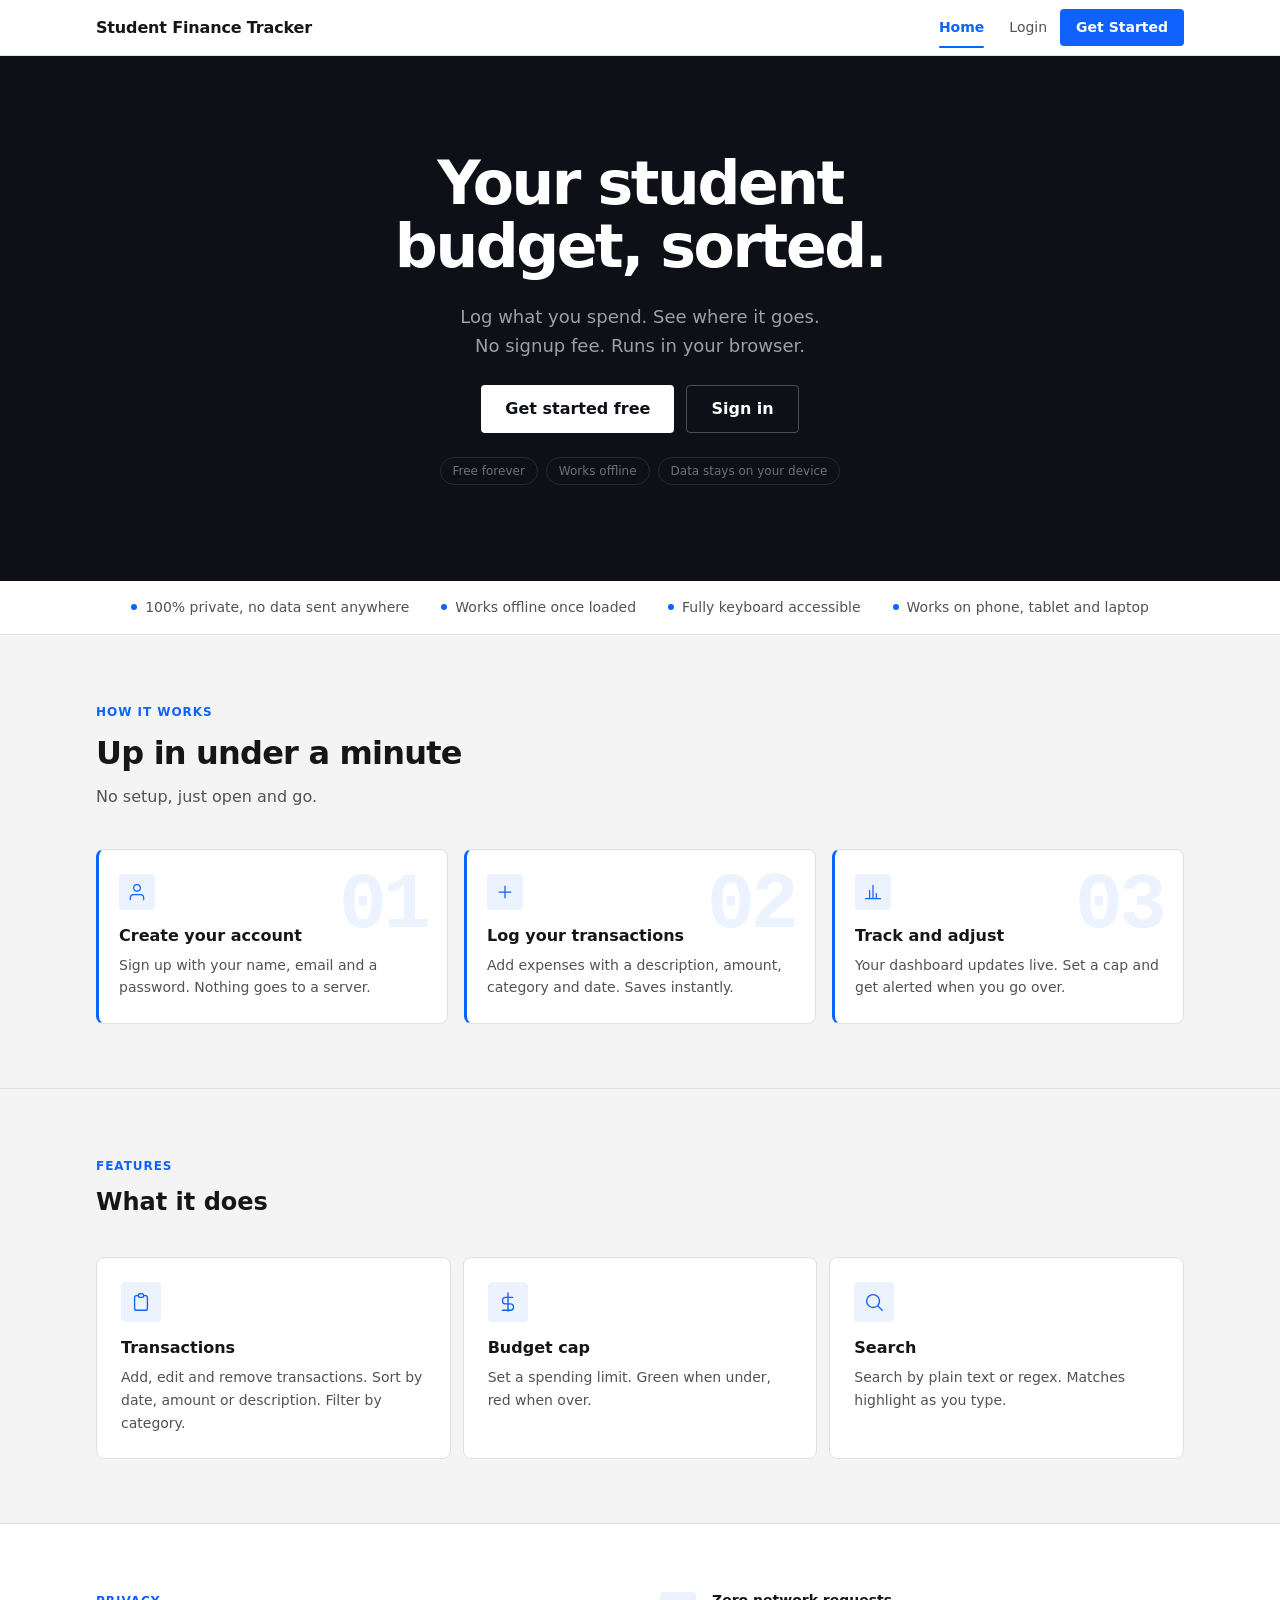
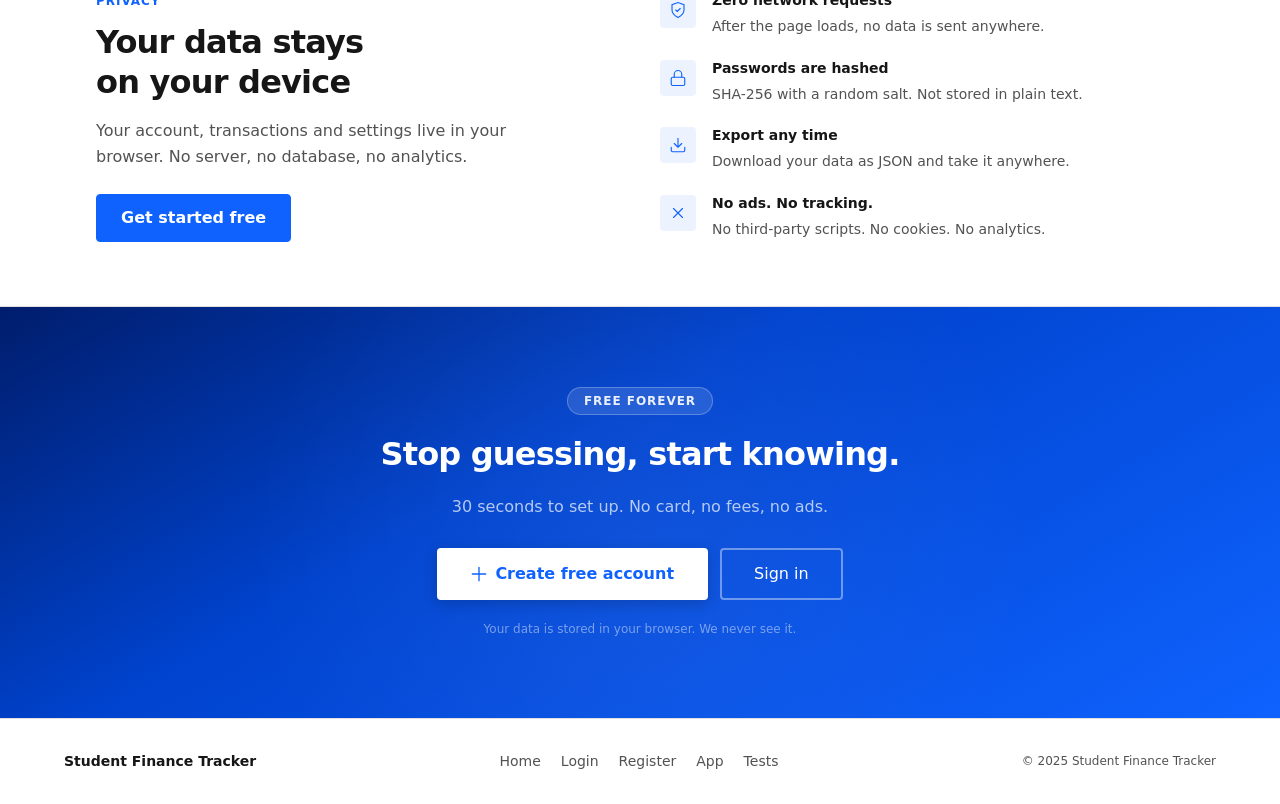
<file: index.html>
<!DOCTYPE html>
<html lang="en">
<head>
  <meta charset="UTF-8">
  <meta name="viewport" content="width=device-width, initial-scale=1.0">
  <meta name="description" content="Student Finance Tracker. Log what you spend, see where it goes. Free, private, works in your browser.">
  <title>Student Finance Tracker</title>
  <link rel="stylesheet" href="styles/variables.css">
  <link rel="stylesheet" href="styles/reset.css">
  <link rel="stylesheet" href="styles/layout.css">
  <link rel="stylesheet" href="styles/components.css">
  <link rel="stylesheet" href="styles/responsive.css">
  <link rel="stylesheet" href="styles/home.css">
</head>
<body>

  <a class="skip-link" href="#main-content">Skip to main content</a>

  <header class="app-header" role="banner">
    <div class="header-inner">
      <a class="header-brand" href="index.html" aria-label="Student Finance Tracker home">
        
        <span class="brand-name">Student Finance Tracker</span>
      </a>
      <nav class="app-nav" aria-label="Main navigation">
        <ul class="nav-list" role="list">
          <li><a class="nav-link active" href="index.html" aria-current="page">Home</a></li>
          <li><a class="nav-link" href="login.html">Login</a></li>
          <li><a class="nav-link nav-link--cta" href="register.html">Get Started</a></li>
        </ul>
      </nav>
    </div>
  </header>

  <main id="main-content" role="main">

    <!-- hero -->
    <section class="hero" aria-labelledby="hero-heading">
      <div class="hero-inner">
        <h1 id="hero-heading">Your student budget, sorted.</h1>
        <p class="hero-sub">
          Log what you spend. See where it goes.<br>
           No signup fee. Runs in your browser.
        </p>
        <div class="hero-actions">
          <a href="register.html" class="btn btn--hero-primary btn--lg">Get started free</a>
          <a href="login.html"    class="btn btn--hero-ghost btn--lg">Sign in</a>
        </div>
        <div class="hero-chips">
          <span>Free forever</span>
          <span>Works offline</span>
          <span>Data stays on your device</span>
        </div>
      </div>
    </section>

    <!-- trust strip -->
    <div class="trust-strip" role="list" aria-label="Key facts">
      <div class="trust-item" role="listitem">
        <span class="trust-icon" aria-hidden="true">🔒</span>
        <span>100% private, no data sent anywhere</span>
      </div>
      <div class="trust-item" role="listitem">
        <span class="trust-icon" aria-hidden="true">⚡</span>
        <span>Works offline once loaded</span>
      </div>
      <div class="trust-item" role="listitem">
        <span class="trust-icon" aria-hidden="true">♿</span>
        <span>Fully keyboard accessible</span>
      </div>
      <div class="trust-item" role="listitem">
        <span class="trust-icon" aria-hidden="true">📱</span>
        <span>Works on phone, tablet and laptop</span>
      </div>
    </div>

    <!-- how it works -->
    <section class="how-it-works" aria-labelledby="how-heading">
      <div class="section-inner">
        <div class="section-label">How it works</div>
        <h2 id="how-heading">Up in under a minute</h2>
        <p class="how-sub">No setup, just open and go.</p>
        <div class="steps">
          <div class="step-card">
            <div class="step-card-num" aria-hidden="true">01</div>
            <div class="step-card-icon" aria-hidden="true">
              <svg width="20" height="20" viewBox="0 0 24 24" fill="none">
                <path d="M20 21v-2a4 4 0 00-4-4H8a4 4 0 00-4 4v2M12 11a4 4 0 100-8 4 4 0 000 8z" stroke="currentColor" stroke-width="1.5" stroke-linecap="round"/>
              </svg>
            </div>
            <h3>Create your account</h3>
            <p>Sign up with your name, email and a password. Nothing goes to a server.</p>
          </div>

          <div class="step-card">
            <div class="step-card-num" aria-hidden="true">02</div>
            <div class="step-card-icon" aria-hidden="true">
              <svg width="20" height="20" viewBox="0 0 24 24" fill="none">
                <path d="M12 5v14M5 12h14" stroke="currentColor" stroke-width="1.5" stroke-linecap="round"/>
              </svg>
            </div>
            <h3>Log your transactions</h3>
            <p>Add expenses with a description, amount, category and date. Saves instantly.</p>
          </div>

          <div class="step-card">
            <div class="step-card-num" aria-hidden="true">03</div>
            <div class="step-card-icon" aria-hidden="true">
              <svg width="20" height="20" viewBox="0 0 24 24" fill="none">
                <path d="M3 20h18M8 20V10m4 10V4m4 16v-6" stroke="currentColor" stroke-width="1.5" stroke-linecap="round"/>
              </svg>
            </div>
            <h3>Track and adjust</h3>
            <p>Your dashboard updates live. Set a cap and get alerted when you go over.</p>
          </div>
        </div>
      </div>
    </section>

    <!-- features -->
    <section class="features" aria-labelledby="features-heading">
      <div class="features-inner">
        <div class="section-label">Features</div>
        <h2 id="features-heading">What it does</h2>

        <div class="features-grid">
          <div class="feature-card">
            <div class="feature-icon" aria-hidden="true">
              <svg width="22" height="22" viewBox="0 0 24 24" fill="none">
                <path d="M9 5H7a2 2 0 00-2 2v12a2 2 0 002 2h10a2 2 0 002-2V7a2 2 0 00-2-2h-2M9 5a2 2 0 002 2h2a2 2 0 002-2M9 5a2 2 0 012-2h2a2 2 0 012 2" stroke="currentColor" stroke-width="1.5" stroke-linecap="round"/>
              </svg>
            </div>
            <h3>Transactions</h3>
            <p>Add, edit and remove transactions. Sort by date, amount or description. Filter by category.</p>
          </div>

          <div class="feature-card">
            <div class="feature-icon" aria-hidden="true">
              <svg width="22" height="22" viewBox="0 0 24 24" fill="none">
                <path d="M12 2v20M17 7H9.5a3.5 3.5 0 000 7h5a3.5 3.5 0 010 7H6" stroke="currentColor" stroke-width="1.5" stroke-linecap="round"/>
              </svg>
            </div>
            <h3>Budget cap</h3>
            <p>Set a spending limit. Green when under, red when over.</p>
          </div>

          <div class="feature-card">
            <div class="feature-icon" aria-hidden="true">
              <svg width="22" height="22" viewBox="0 0 24 24" fill="none">
                <circle cx="11" cy="11" r="7" stroke="currentColor" stroke-width="1.5"/>
                <path d="M16.5 16.5L21 21" stroke="currentColor" stroke-width="1.5" stroke-linecap="round"/>
              </svg>
            </div>
            <h3>Search</h3>
            <p>Search by plain text or regex. Matches highlight as you type.</p>
          </div>
        </div>
      </div>
    </section>

    <!-- privacy callout -->
    <section class="privacy-section" aria-labelledby="privacy-heading">
      <div class="section-inner">
        <div class="privacy-grid">
          <div class="privacy-lead">
            <div class="section-label">Privacy</div>
            <h2 id="privacy-heading">Your data stays on your device</h2>
            <p>Your account, transactions and settings live in your browser. No server, no database, no analytics.</p>
            <a href="register.html" class="btn btn--primary btn--lg privacy-cta">Get started free</a>
          </div>
          <div class="privacy-facts" aria-label="Privacy facts">
            <div class="privacy-fact">
              <div class="privacy-fact-icon" aria-hidden="true">
                <svg width="18" height="18" viewBox="0 0 24 24" fill="none">
                  <path d="M12 22s8-4 8-10V5l-8-3-8 3v7c0 6 8 10 8 10z" stroke="currentColor" stroke-width="1.5" stroke-linecap="round"/>
                  <path d="M9 12l2 2 4-4" stroke="currentColor" stroke-width="1.5" stroke-linecap="round"/>
                </svg>
              </div>
              <div>
                <strong>Zero network requests</strong>
                <p>After the page loads, no data is sent anywhere.</p>
              </div>
            </div>
            <div class="privacy-fact">
              <div class="privacy-fact-icon" aria-hidden="true">
                <svg width="18" height="18" viewBox="0 0 24 24" fill="none">
                  <rect x="3" y="11" width="18" height="11" rx="2" stroke="currentColor" stroke-width="1.5"/>
                  <path d="M7 11V7a5 5 0 0110 0v4" stroke="currentColor" stroke-width="1.5" stroke-linecap="round"/>
                </svg>
              </div>
              <div>
                <strong>Passwords are hashed</strong>
                <p>SHA-256 with a random salt. Not stored in plain text.</p>
              </div>
            </div>
            <div class="privacy-fact">
              <div class="privacy-fact-icon" aria-hidden="true">
                <svg width="18" height="18" viewBox="0 0 24 24" fill="none">
                  <path d="M21 15v4a2 2 0 01-2 2H5a2 2 0 01-2-2v-4M7 10l5 5 5-5M12 15V3" stroke="currentColor" stroke-width="1.5" stroke-linecap="round" stroke-linejoin="round"/>
                </svg>
              </div>
              <div>
                <strong>Export any time</strong>
                <p>Download your data as JSON and take it anywhere.</p>
              </div>
            </div>
            <div class="privacy-fact">
              <div class="privacy-fact-icon" aria-hidden="true">
                <svg width="18" height="18" viewBox="0 0 24 24" fill="none">
                  <path d="M18 6L6 18M6 6l12 12" stroke="currentColor" stroke-width="1.5" stroke-linecap="round"/>
                </svg>
              </div>
              <div>
                <strong>No ads. No tracking.</strong>
                <p>No third-party scripts. No cookies. No analytics.</p>
              </div>
            </div>
          </div>
        </div>
      </div>
    </section>

    <!-- final cta -->
    <section class="cta-strip" aria-labelledby="cta-heading">
      <div class="cta-inner">
        <div class="cta-badge" aria-hidden="true">Free forever</div>
        <h2 id="cta-heading">Stop guessing, start knowing.</h2>
        <p class="cta-sub">30 seconds to set up. No card, no fees, no ads.</p>
        <div class="cta-actions">
          <a href="register.html" class="btn btn--cta-white btn--xl">
            <svg width="16" height="16" viewBox="0 0 24 24" fill="none" aria-hidden="true">
              <path d="M12 2v20M2 12h20" stroke="currentColor" stroke-width="2" stroke-linecap="round"/>
            </svg>
            Create free account
          </a>
          <a href="login.html" class="btn btn--cta-ghost btn--xl">Sign in</a>
        </div>
        <p class="cta-note">Your data is stored in your browser. We never see it.</p>
      </div>
    </section>

  </main>

  <footer class="app-footer home-footer" role="contentinfo">
    <div class="footer-inner">
      <div class="footer-brand">
        
        <span class="footer-brand-name">Student Finance Tracker</span>
      </div>
      <nav aria-label="Footer navigation">
        <ul class="footer-links" role="list">
          <li><a href="index.html" class="footer-link">Home</a></li>
          <li><a href="login.html" class="footer-link">Login</a></li>
          <li><a href="register.html" class="footer-link">Register</a></li>
          <li><a href="app.html" class="footer-link">App</a></li>
          <li><a href="tests.html" class="footer-link">Tests</a></li>
        </ul>
      </nav>
      <p class="footer-copy">&copy; 2025 Student Finance Tracker</p>
    </div>
  </footer>

</body>
</html>
</file>
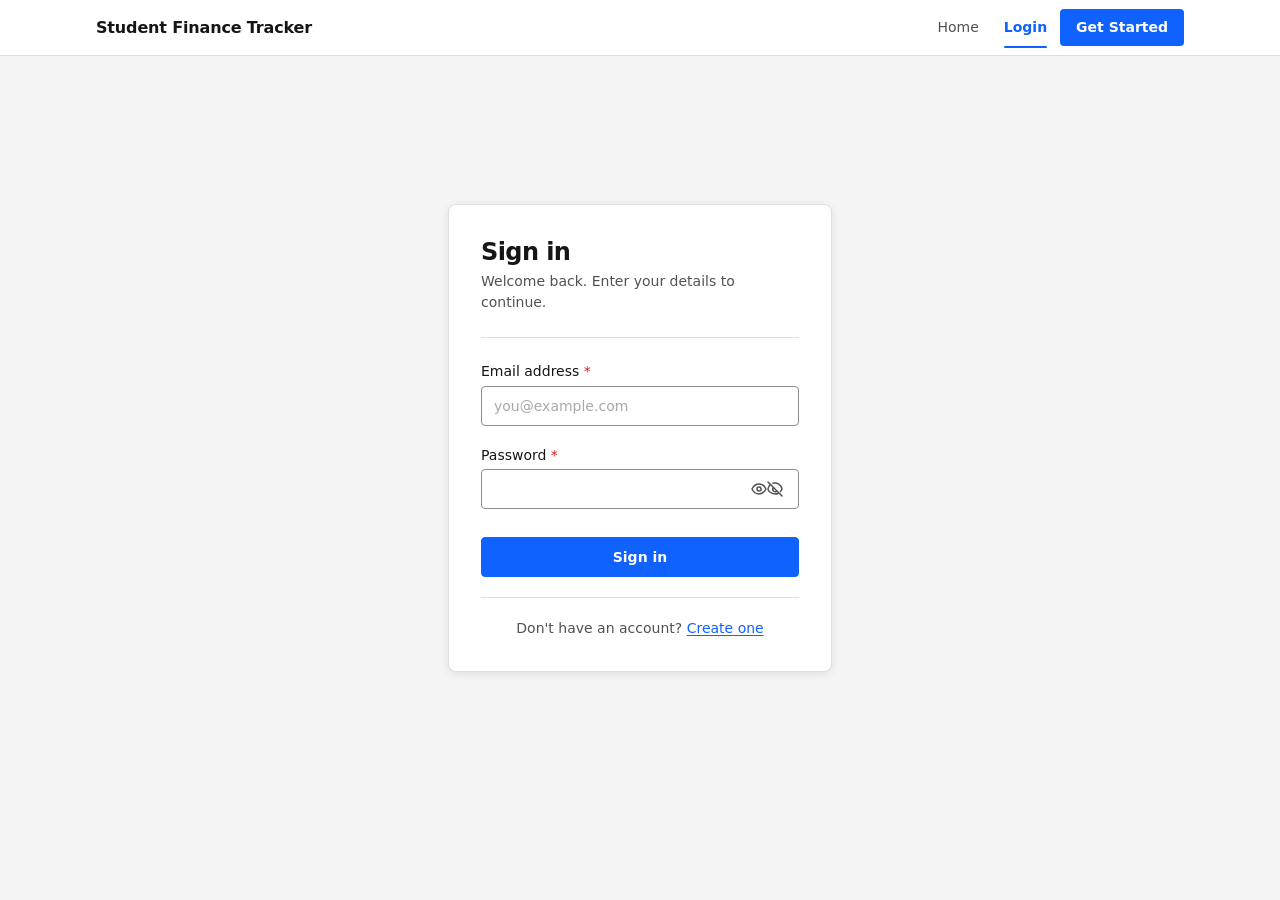
<file: app.html>
<!DOCTYPE html>
<html lang="en">
<head>
  <meta charset="UTF-8">
  <meta name="viewport" content="width=device-width, initial-scale=1.0">
  <meta name="description" content="Student Finance Tracker - personal money tracker for students.">
  <title>Student Finance Tracker</title>
  <link rel="stylesheet" href="styles/variables.css">
  <link rel="stylesheet" href="styles/reset.css">
  <link rel="stylesheet" href="styles/layout.css">
  <link rel="stylesheet" href="styles/components.css">
  <link rel="stylesheet" href="styles/responsive.css">
</head>
<body>

  <a class="skip-link" href="#main-content">Skip to main content</a>

  <div id="status-region"    role="status" aria-live="polite"    aria-atomic="true" class="sr-only"></div>
  <div id="alert-region"     role="alert"  aria-live="assertive" aria-atomic="true" class="sr-only"></div>
  <div id="budget-polite"    role="status" aria-live="polite"    aria-atomic="true" class="sr-only"></div>
  <div id="budget-assertive" role="alert"  aria-live="assertive" aria-atomic="true" class="sr-only"></div>

  <header class="app-header" role="banner">
    <div class="header-inner">
      <a class="header-brand" href="index.html" aria-label="Student Finance Tracker home">
        
        <span class="brand-name">Student Finance Tracker</span>
      </a>
      <nav class="app-nav" aria-label="Main navigation">
        <ul class="nav-list" id="main-nav-list" role="tablist" aria-label="Application sections">
          <li role="presentation">
            <button class="nav-btn active" role="tab" id="tab-dashboard"
              aria-selected="true" aria-controls="section-dashboard" data-section="dashboard">
              Dashboard
            </button>
          </li>
          <li role="presentation">
            <button class="nav-btn" role="tab" id="tab-expenses"
              aria-selected="false" aria-controls="section-expenses" data-section="expenses">
              Finances
            </button>
          </li>
          <li role="presentation">
            <button class="nav-btn" role="tab" id="tab-transactions"
              aria-selected="false" aria-controls="section-transactions" data-section="transactions">
              Transactions
            </button>
          </li>
          <li role="presentation">
            <button class="nav-btn" role="tab" id="tab-settings"
              aria-selected="false" aria-controls="section-settings" data-section="settings">
              Settings
            </button>
          </li>
          <li role="presentation">
            <button class="nav-btn" role="tab" id="tab-about"
              aria-selected="false" aria-controls="section-about" data-section="about">
              About
            </button>
          </li>
          <li role="presentation">
            <button class="nav-btn nav-btn--logout" id="btn-logout" type="button" aria-label="Sign out">
              Logout
            </button>
          </li>
        </ul>
      </nav>
    </div>
  </header>

  <main id="main-content" class="app-main" role="main">

    <!-- dashboard -->
    <section id="section-dashboard" class="app-section active"
      role="tabpanel" aria-labelledby="tab-dashboard" aria-hidden="false">

      <div class="section-header">
        <div class="section-header-left">
          <h1>Dashboard</h1>
          <p class="section-subtitle">Overview</p>
        </div>
      </div>

      <div class="stats-grid" role="list" aria-label="Financial summary">
        <div class="stat-card stat-card--balance" id="stat-balance-card" role="listitem">
          <div class="stat-label">Balance</div>
          <div class="stat-value" id="stat-balance" aria-live="polite">$0.00</div>
          <div class="stat-sub" id="stat-balance-sub">Current balance</div>
        </div>
        <div class="stat-card stat-card--income" role="listitem">
          <div class="stat-label">Money In</div>
          <div class="stat-value stat-value--income" id="stat-income" aria-live="polite">$0.00</div>
          <div class="stat-sub">Income total</div>
        </div>
        <div class="stat-card stat-card--expense" role="listitem">
          <div class="stat-label">Money Out</div>
          <div class="stat-value stat-value--expense" id="stat-expense" aria-live="polite">$0.00</div>
          <div class="stat-sub">Expenses total</div>
        </div>
        <div class="stat-card stat-card--savings" role="listitem">
          <div class="stat-label">Savings</div>
          <div class="stat-value stat-value--savings" id="stat-savings" aria-live="polite">$0.00</div>
          <div class="stat-sub">Locked away</div>
        </div>
      </div>

      <div class="chart-section" aria-labelledby="chart-heading">
        <h2 id="chart-heading">Last 7 Days</h2>
        <div class="chart-container" aria-hidden="true">
          <div class="bar-chart" id="bar-chart"></div>
          <div class="chart-labels" id="chart-labels"></div>
        </div>
        <table class="sr-only" id="chart-data-table" aria-label="Spending for the last 7 days">
          <caption>Daily spending totals for the past 7 days</caption>
          <thead><tr><th scope="col">Date</th><th scope="col">Amount Spent</th></tr></thead>
          <tbody id="chart-data-body"></tbody>
        </table>
      </div>

      <div class="breakdown-section" aria-labelledby="breakdown-heading">
        <h2 id="breakdown-heading">Category Breakdown</h2>
        <div id="breakdown-list" role="list" aria-label="Spending by category" aria-live="polite">
          <p class="breakdown-empty">No data yet.</p>
        </div>
      </div>

    </section>

    <!-- finances -->
    <section id="section-expenses" class="app-section"
      role="tabpanel" aria-labelledby="tab-expenses" aria-hidden="true">

      <div class="section-header">
        <div class="section-header-left">
          <h1>Finances</h1>
          <p class="section-subtitle">Money in, out and savings</p>
        </div>
        <div class="section-header-actions fin-actions">
          <button class="btn btn--income" id="btn-add-income" type="button">+ In</button>
          <button class="btn btn--outgo"  id="btn-add-expense" type="button">− Out</button>
          <button class="btn btn--save"   id="btn-add-savings" type="button">🏦 Save</button>
        </div>
      </div>

      <!-- Summary strip -->
      <div class="fin-summary" role="list" aria-label="Finance summary">
        <div class="fin-summary-item fin-summary-item--balance" role="listitem">
          <span class="fin-summary-label">Balance</span>
          <span class="fin-summary-value" id="fin-balance">—</span>
        </div>
        <div class="fin-summary-item fin-summary-item--income" role="listitem">
          <span class="fin-summary-label">Money In</span>
          <span class="fin-summary-value" id="fin-income">—</span>
        </div>
        <div class="fin-summary-item fin-summary-item--expense" role="listitem">
          <span class="fin-summary-label">Money Out</span>
          <span class="fin-summary-value" id="fin-expense">—</span>
        </div>
        <div class="fin-summary-item fin-summary-item--savings" role="listitem">
          <span class="fin-summary-label">Savings</span>
          <span class="fin-summary-value" id="fin-savings">—</span>
        </div>
      </div>

      <!-- Panels rendered by JS -->
      <div id="fin-panels" aria-live="polite"></div>

    </section>

    <!-- transactions -->
    <section id="section-transactions" class="app-section"
      role="tabpanel" aria-labelledby="tab-transactions" aria-hidden="true">

      <div class="section-header">
        <div class="section-header-left">
          <h1>Transactions</h1>
          <p class="section-subtitle" id="transactions-count-label">0 records</p>
        </div>
        <div class="section-header-actions">
          <button class="btn btn--primary" id="btn-add-transaction" aria-haspopup="dialog" title="Add Transaction (Alt+N)">
            Add Transaction
          </button>
        </div>
      </div>

      <div class="toolbar" role="search" aria-label="Search and filter transactions">
        <div class="search-field">
          <label for="search-input" class="search-label">Search</label>
          <div class="search-input-wrap">
            <input type="search" id="search-input" class="input"
              placeholder="Search transactions" autocomplete="off" spellcheck="false"
              aria-describedby="search-hint search-status">
            <span class="search-icon" aria-hidden="true">
              <svg width="16" height="16" viewBox="0 0 16 16" fill="none">
                <circle cx="6.5" cy="6.5" r="5" stroke="currentColor" stroke-width="1.5"/>
                <line x1="10.5" y1="10.5" x2="14" y2="14" stroke="currentColor" stroke-width="1.5" stroke-linecap="round"/>
              </svg>
            </span>
          </div>
          <span id="search-hint" class="field-hint">Supports regex, e.g. <code>(coffee|tea)</code></span>
          <div id="search-status" class="search-status" role="status" aria-live="polite"></div>
        </div>
        <div class="search-options">
          <label class="toggle-label">
            <input type="checkbox" id="search-case-sensitive" class="toggle-input"
              role="switch" aria-checked="false" aria-label="Case sensitive search">
            <span class="toggle-track" aria-hidden="true"></span>
            <span class="toggle-text">Case sensitive</span>
          </label>
          <div>
            <label for="filter-category" class="visually-hidden">Filter by category</label>
            <select id="filter-category" class="select" aria-label="Filter by category">
              <option value="">All categories</option>
              <option value="Food">Food</option>
              <option value="Books">Books</option>
              <option value="Transport">Transport</option>
              <option value="Entertainment">Entertainment</option>
              <option value="Fees">Fees</option>
              <option value="Other">Other</option>
            </select>
          </div>
        </div>
      </div>

      <div class="data-actions">
        <button class="btn btn--ghost btn--sm" id="btn-import" aria-label="Import transactions from JSON">
          <svg width="14" height="14" viewBox="0 0 16 16" fill="none" aria-hidden="true">
            <path d="M8 2v9M4 8l4 4 4-4M2 13h12" stroke="currentColor" stroke-width="1.5" stroke-linecap="round" stroke-linejoin="round"/>
          </svg>
          Import JSON
        </button>
        <button class="btn btn--ghost btn--sm" id="btn-export" aria-label="Export transactions as JSON">
          <svg width="14" height="14" viewBox="0 0 16 16" fill="none" aria-hidden="true">
            <path d="M8 11V2M4 5l4-4 4 4M2 13h12" stroke="currentColor" stroke-width="1.5" stroke-linecap="round" stroke-linejoin="round"/>
          </svg>
          Export JSON
        </button>
        <input type="file" id="import-file-input" accept=".json,application/json"
          class="sr-only" aria-label="Choose JSON file to import" tabindex="-1">
      </div>

      <div class="table-wrap" role="region" aria-label="Transactions table" tabindex="0">
        <table class="data-table" id="transactions-table" aria-label="Financial transactions">
          <caption class="sr-only">Your financial transactions. Click column headers to sort.</caption>
          <thead>
            <tr>
              <th scope="col">
                <button class="sort-btn" data-sort="date" aria-label="Sort by date" aria-sort="descending">
                  Date <span class="sort-icon" aria-hidden="true">↓</span>
                </button>
              </th>
              <th scope="col">
                <button class="sort-btn" data-sort="description" aria-label="Sort by description" aria-sort="none">
                  Description <span class="sort-icon" aria-hidden="true">↕</span>
                </button>
              </th>
              <th scope="col">Category</th>
              <th scope="col">
                <button class="sort-btn" data-sort="amount" aria-label="Sort by amount" aria-sort="none">
                  Amount <span class="sort-icon" aria-hidden="true">↕</span>
                </button>
              </th>
              <th scope="col"><span class="sr-only">Actions</span></th>
            </tr>
          </thead>
          <tbody id="transactions-tbody" aria-live="polite" aria-relevant="all"></tbody>
        </table>
      </div>

      <div class="empty-state" id="empty-state" hidden>
        <div class="empty-icon" aria-hidden="true">📊</div>
        <h3>No transactions yet</h3>
        <p>Nothing here yet. Add one to get started.</p>
        <button class="btn btn--primary" id="btn-add-first" aria-haspopup="dialog">
          Add one
        </button>
      </div>

    </section>

    <!-- settings -->
    <section id="section-settings" class="app-section"
      role="tabpanel" aria-labelledby="tab-settings" aria-hidden="true">

      <div class="section-header">
        <div class="section-header-left">
          <h1>Settings</h1>
          <p class="section-subtitle">Currency, balance and categories</p>
        </div>
      </div>

      <div class="settings-groups">

        <!-- Currency -->
        <div class="settings-group">
          <div class="settings-group-header">
            <h2>Display Currency</h2>
            <span class="settings-live-badge" aria-label="Changes apply instantly">⚡ Instant</span>
          </div>
          <p class="settings-group-desc">Pick your display currency. Set the exchange rate below.</p>
          <fieldset class="fieldset">
            <legend class="sr-only">Choose display currency</legend>
            <div class="radio-group">
              <label class="radio-label">
                <input type="radio" name="base-currency" value="USD" class="radio-input" checked>
                <span class="radio-label-content">
                  <strong>USD</strong>
                  <span class="radio-label-desc">US Dollar ($)</span>
                </span>
              </label>
              <label class="radio-label">
                <input type="radio" name="base-currency" value="EUR" class="radio-input">
                <span class="radio-label-content">
                  <strong>EUR</strong>
                  <span class="radio-label-desc">Euro (€)</span>
                </span>
              </label>
              <label class="radio-label">
                <input type="radio" name="base-currency" value="RWF" class="radio-input">
                <span class="radio-label-content">
                  <strong>RWF</strong>
                  <span class="radio-label-desc">Rwanda Franc (FRw)</span>
                </span>
              </label>
            </div>
          </fieldset>

          <div class="exchange-rates">
            <h3>Exchange Rates <span class="settings-save-note">(save to apply)</span></h3>
            <div class="rates-grid">
              <div class="form-field">
                <label for="rate-eur" class="form-label">1 USD =</label>
                <div class="input-with-addon">
                  <span class="input-addon" aria-hidden="true">EUR</span>
                  <input type="number" id="rate-eur" class="input input--with-addon" value="0.92" min="0.001" step="0.001">
                </div>
              </div>
              <div class="form-field">
                <label for="rate-rwf" class="form-label">1 USD =</label>
                <div class="input-with-addon">
                  <span class="input-addon" aria-hidden="true">RWF</span>
                  <input type="number" id="rate-rwf" class="input input--with-addon" value="1450" min="1" step="1">
                </div>
              </div>
            </div>
          </div>
        </div>

        <!-- Initial Balance -->
        <div class="settings-group">
          <div class="settings-group-header">
            <h2>Initial Balance</h2>
            <span class="settings-save-badge">Requires Save</span>
          </div>
          <p class="settings-group-desc">Your starting amount. Balance = this + Money In - Money Out.</p>
          <div class="form-field" style="max-width:16rem">
            <label for="initial-balance" class="form-label">Starting amount</label>
            <div class="input-with-addon">
              <span class="input-addon currency-symbol" aria-hidden="true">$</span>
              <input type="number" id="initial-balance" class="input input--with-addon" placeholder="e.g. 10000000" min="0" step="0.01">
            </div>
            <span class="field-hint">Numbers only, no commas.</span>
          </div>
        </div>

        <!-- Budget Cap -->
        <div class="settings-group">
          <div class="settings-group-header">
            <h2>Spending Cap</h2>
            <span class="settings-save-badge">Requires Save</span>
          </div>
          <p class="settings-group-desc">Shows a warning when spending goes over this. Leave blank to skip.</p>
          <div class="form-field" style="max-width:16rem">
            <label for="budget-cap" class="form-label">Cap amount</label>
            <div class="input-with-addon">
              <span class="input-addon currency-symbol" aria-hidden="true">$</span>
              <input type="number" id="budget-cap" class="input input--with-addon" placeholder="e.g. 500" min="0" step="0.01">
            </div>
          </div>
        </div>

        <!-- Categories -->
        <div class="settings-group">
          <div class="settings-group-header">
            <h2>Categories</h2>
            <span class="settings-live-badge" aria-label="Changes apply instantly">⚡ Instant</span>
          </div>
          <p class="settings-group-desc">Built-in categories stay fixed. Add your own below.</p>
          <div class="categories-list" id="categories-list" role="list" aria-label="Expense categories"></div>
          <div class="add-category-form">
            <div class="form-field">
              <label for="new-category-input" class="form-label">Add new category</label>
              <div class="input-row">
                <input type="text" id="new-category-input" class="input" placeholder="e.g. Housing" maxlength="30"
                  aria-describedby="new-category-hint new-category-error">
                <button type="button" class="btn btn--secondary" id="btn-add-category">Add</button>
              </div>
              <span id="new-category-hint" class="field-hint">Letters and spaces only. Max 30 chars.</span>
              <span id="new-category-error" class="field-error" role="alert" aria-live="assertive"></span>
            </div>
          </div>
        </div>

        <div class="settings-actions">
          <button class="btn btn--primary" id="btn-save-settings">Save Settings</button>
          <button class="btn btn--ghost"   id="btn-reset-settings">Reset to Defaults</button>
        </div>
        <p class="settings-save-explain">Currency and categories apply straight away. Everything else needs Save.</p>

        <div class="settings-group settings-group--danger">
          <h2>Clear All Data</h2>
          <p class="settings-group-desc">Deletes every transaction including savings. Settings are not affected.</p>
          <button class="btn btn--danger" id="btn-clear-all-data">Clear all transactions</button>
        </div>

      </div>
    </section>

    <!-- about -->
    <section id="section-about" class="app-section"
      role="tabpanel" aria-labelledby="tab-about" aria-hidden="true">

      <div class="section-header"><h1>About</h1></div>

      <div class="about-content">
        <div class="about-hero">
          <h2>Student Finance Tracker</h2>
          <p class="about-tagline">A money tracker built for students. No server, no signup, just your data.</p>
        </div>
        <div class="about-grid">
          <div class="about-card">
            <h3>Purpose</h3>
            <p>See where your money goes across Food, Books, Transport and more. Check 7-day spending, set a cap and export your data any time.</p>
          </div>
          <div class="about-card">
            <h3>Features</h3>
            <ul class="feature-list" role="list">
              <li>Income, expense &amp; savings tracking</li>
              <li>Set a starting balance, see it update live</li>
              <li>7-day spending chart</li>
              <li>3 currencies (USD, EUR, RWF)</li>
              <li>Fast search across all transactions</li>
              <li>Spending cap with alerts</li>
              <li>Import and export as JSON</li>
              <li>Saves in your browser, no account needed</li>
            </ul>
          </div>
          <div class="about-card">
            <h3>Keyboard Shortcuts</h3>
            <ul class="feature-list" role="list">
              <li><kbd>Alt+N</kbd> - Add transaction</li>
              <li><kbd>Alt+1-5</kbd> - Jump between sections</li>
              <li><kbd>← →</kbd> - Move between tabs</li>
              <li><kbd>Esc</kbd> - Close popup</li>
            </ul>
          </div>
          <div class="about-card">
            <h3>Contact</h3>
            <ul class="contact-list" role="list">
              <li>
                <span class="contact-label">GitHub</span>
                <a href="https://github.com/Runweztt" class="link" target="_blank" rel="noopener noreferrer">github.com/Runweztt</a>
              </li>
              <li>
                <span class="contact-label">Email</span>
                <a href="mailto:amarikwat@gmail.com" class="link">amarikwat@gmail.com</a>
              </li>
            </ul>
            <h3 style="margin-top:var(--space-5)">Tech Stack</h3>
            <ul class="tech-list" role="list">
              <li>HTML5</li>
              <li>CSS3</li>
              <li>Vanilla JavaScript</li>
              <li>LocalStorage</li>
            </ul>
          </div>
        </div>
      </div>

    </section>

  </main>

  <footer class="app-footer" role="contentinfo">
    <div class="footer-inner">
      <p>Student Finance Tracker &copy; 2025</p>
    </div>
  </footer>

  <!-- add / edit transaction dialog -->
  <div id="transaction-modal" class="modal-overlay" role="dialog" aria-modal="true" aria-labelledby="modal-heading" hidden>
    <div class="modal">
      <div class="modal-header">
        <h2 id="modal-heading">Add Transaction</h2>
        <button class="btn-icon modal-close" id="modal-close" aria-label="Close dialog" type="button">
          <svg width="20" height="20" viewBox="0 0 20 20" fill="none" aria-hidden="true">
            <line x1="5" y1="5" x2="15" y2="15" stroke="currentColor" stroke-width="2" stroke-linecap="round"/>
            <line x1="15" y1="5" x2="5" y2="15" stroke="currentColor" stroke-width="2" stroke-linecap="round"/>
          </svg>
        </button>
      </div>
      <form id="transaction-form" novalidate>
        <div class="form-body">
          <!-- Transaction type toggle -->
          <div class="form-field">
            <span class="form-label">Type</span>
            <div class="txn-type-group" role="group" aria-label="Transaction type">
              <label class="txn-type-label">
                <input type="radio" name="txn-type" value="expense" class="sr-only" checked>
                <span class="txn-type-btn txn-type-btn--expense"> Money Out</span>
              </label>
              <label class="txn-type-label">
                <input type="radio" name="txn-type" value="income" class="sr-only">
                <span class="txn-type-btn txn-type-btn--income"> Money In</span>
              </label>
              <label class="txn-type-label">
                <input type="radio" name="txn-type" value="savings" class="sr-only">
                <span class="txn-type-btn txn-type-btn--savings"> Save</span>
              </label>
            </div>
          </div>
          <div class="form-field">
            <label for="field-description" id="label-description" class="form-label form-label--required">What was it for?</label>
            <input type="text" id="field-description" name="description" class="input" required
              autocomplete="off" maxlength="200" aria-required="true"
              aria-describedby="description-error">
            <span id="description-error" class="field-error" role="alert" aria-live="assertive"></span>
          </div>
          <div class="form-row">
            <div class="form-field">
              <label for="field-amount" class="form-label form-label--required">Amount</label>
              <div class="input-with-addon input-with-addon--split">
                <select id="field-currency" class="input input--currency-pick" aria-label="Currency">
                  <option value="USD">USD</option>
                  <option value="EUR">EUR</option>
                  <option value="RWF">RWF</option>
                </select>
                <input type="text" id="field-amount" name="amount" class="input input--with-addon"
                  required inputmode="decimal" placeholder="0.00" aria-required="true"
                  aria-describedby="amount-hint amount-error">
              </div>
              <span id="amount-hint" class="field-hint">Numbers only, no commas.</span>
              <span id="amount-error" class="field-error" role="alert" aria-live="assertive"></span>
            </div>
            <div class="form-field">
              <label for="field-date" class="form-label form-label--required">Date</label>
              <input type="date" id="field-date" name="date" class="input" required
                aria-required="true" aria-describedby="date-hint date-error">
              <span id="date-hint" class="field-hint">YYYY-MM-DD</span>
              <span id="date-error" class="field-error" role="alert" aria-live="assertive"></span>
            </div>
          </div>
          <div class="form-field">
            <label for="field-category" class="form-label form-label--required">Category</label>
            <select id="field-category" name="category" class="select" required
              aria-required="true" aria-describedby="category-error">
              <option value="">Pick a category</option>
              <option value="Food">Food</option>
              <option value="Books">Books</option>
              <option value="Transport">Transport</option>
              <option value="Entertainment">Entertainment</option>
              <option value="Fees">Fees</option>
              <option value="Other">Other</option>
            </select>
            <span id="category-error" class="field-error" role="alert" aria-live="assertive"></span>
          </div>
          <div id="duplicate-word-warning" class="field-warning" role="alert" aria-live="polite" hidden>
            <span aria-hidden="true">⚠</span>
            <span>Looks like a duplicate word in there.</span>
          </div>
        </div>
        <div class="modal-footer">
          <button type="button" class="btn btn--ghost" id="modal-cancel">Cancel</button>
          <button type="submit" class="btn btn--primary" id="modal-submit">Add Transaction</button>
        </div>
      </form>
    </div>
  </div>

  <!-- delete confirmation dialog -->
  <div id="delete-modal" class="modal-overlay" role="dialog" aria-modal="true" aria-labelledby="delete-modal-heading" hidden>
    <div class="modal modal--sm">
      <div class="modal-header">
        <h2 id="delete-modal-heading">Delete Transaction</h2>
      </div>
      <div class="modal-body">
        <p>Delete "<strong id="delete-item-name"></strong>"? This cannot be undone.</p>
      </div>
      <div class="modal-footer">
        <button type="button" class="btn btn--ghost"  id="delete-cancel">Cancel</button>
        <button type="button" class="btn btn--danger" id="delete-confirm">Delete</button>
      </div>
    </div>
  </div>

  <div id="clear-data-modal" class="modal-overlay" role="dialog" aria-modal="true" aria-labelledby="clear-data-heading" hidden>
    <div class="modal modal--sm">
      <div class="modal-header">
        <h2 id="clear-data-heading">Clear all transactions</h2>
      </div>
      <div class="modal-body">
        <p>This will delete every transaction including savings. You cannot undo this.</p>
      </div>
      <div class="modal-footer">
        <button type="button" class="btn btn--ghost"  id="clear-data-cancel">Cancel</button>
        <button type="button" class="btn btn--danger" id="clear-data-confirm">Clear all</button>
      </div>
    </div>
  </div>

  <!-- Mobile bottom nav (hidden on desktop via CSS) -->
  <nav class="bottom-nav" aria-label="Mobile navigation">
    <button class="nav-btn bottom-nav-btn active" data-section="dashboard" aria-selected="true" role="tab">
      <svg width="20" height="20" viewBox="0 0 24 24" fill="none" aria-hidden="true">
        <path d="M3 20h18M8 20V10m4 10V4m4 16v-6" stroke="currentColor" stroke-width="1.5" stroke-linecap="round"/>
      </svg>
      <span>Dashboard</span>
    </button>
    <button class="nav-btn bottom-nav-btn" data-section="expenses" aria-selected="false" role="tab">
      <svg width="20" height="20" viewBox="0 0 24 24" fill="none" aria-hidden="true">
        <path d="M12 2v20M17 7H9.5a3.5 3.5 0 000 7h5a3.5 3.5 0 010 7H6" stroke="currentColor" stroke-width="1.5" stroke-linecap="round"/>
      </svg>
      <span>Finances</span>
    </button>
    <button class="nav-btn bottom-nav-btn" data-section="transactions" aria-selected="false" role="tab">
      <svg width="20" height="20" viewBox="0 0 24 24" fill="none" aria-hidden="true">
        <path d="M9 5H7a2 2 0 00-2 2v12a2 2 0 002 2h10a2 2 0 002-2V7a2 2 0 00-2-2h-2M9 5a2 2 0 002 2h2a2 2 0 002-2M9 5a2 2 0 012-2h2a2 2 0 012 2" stroke="currentColor" stroke-width="1.5" stroke-linecap="round"/>
      </svg>
      <span>Transactions</span>
    </button>
    <button class="nav-btn bottom-nav-btn" data-section="settings" aria-selected="false" role="tab">
      <svg width="20" height="20" viewBox="0 0 24 24" fill="none" aria-hidden="true">
        <circle cx="12" cy="12" r="3" stroke="currentColor" stroke-width="1.5"/>
        <path d="M19.4 15a1.65 1.65 0 00.33 1.82l.06.06a2 2 0 010 2.83 2 2 0 01-2.83 0l-.06-.06a1.65 1.65 0 00-1.82-.33 1.65 1.65 0 00-1 1.51V21a2 2 0 01-4 0v-.09A1.65 1.65 0 009 19.4a1.65 1.65 0 00-1.82.33l-.06.06a2 2 0 01-2.83-2.83l.06-.06A1.65 1.65 0 004.68 15a1.65 1.65 0 00-1.51-1H3a2 2 0 010-4h.09A1.65 1.65 0 004.6 9a1.65 1.65 0 00-.33-1.82l-.06-.06a2 2 0 012.83-2.83l.06.06A1.65 1.65 0 009 4.68a1.65 1.65 0 001-1.51V3a2 2 0 014 0v.09a1.65 1.65 0 001 1.51 1.65 1.65 0 001.82-.33l.06-.06a2 2 0 012.83 2.83l-.06.06A1.65 1.65 0 0019.4 9a1.65 1.65 0 001.51 1H21a2 2 0 010 4h-.09a1.65 1.65 0 00-1.51 1z" stroke="currentColor" stroke-width="1.5"/>
      </svg>
      <span>Settings</span>
    </button>
    <button class="nav-btn bottom-nav-btn" data-section="about" aria-selected="false" role="tab">
      <svg width="20" height="20" viewBox="0 0 24 24" fill="none" aria-hidden="true">
        <circle cx="12" cy="12" r="9" stroke="currentColor" stroke-width="1.5"/>
        <path d="M12 8h.01M12 12v4" stroke="currentColor" stroke-width="1.5" stroke-linecap="round"/>
      </svg>
      <span>About</span>
    </button>
  </nav>

  <div id="reset-settings-modal" class="modal-overlay" role="dialog" aria-modal="true" aria-labelledby="reset-settings-heading" hidden>
    <div class="modal modal--sm">
      <div class="modal-header">
        <h2 id="reset-settings-heading">Reset to Defaults</h2>
      </div>
      <div class="modal-body">
        <p>This resets currency, exchange rate, budget cap and categories back to defaults. Your transactions are not affected.</p>
      </div>
      <div class="modal-footer">
        <button type="button" class="btn btn--ghost"   id="reset-settings-cancel">Cancel</button>
        <button type="button" class="btn btn--primary" id="reset-settings-confirm">Reset</button>
      </div>
    </div>
  </div>

  <div id="toast-container" class="toast-container" role="log" aria-live="polite" aria-atomic="false" aria-label="Notifications"></div>

  <script type="module">
    import { isLoggedIn, logout } from './scripts/auth.js';

    // Guard — redirect to login if not authenticated
    if (!isLoggedIn()) window.location.replace('login.html');

    document.getElementById('btn-logout')?.addEventListener('click', () => {
      logout();
      window.location.replace('index.html');
    });
  </script>
  <script type="module" src="scripts/app.js"></script>

</body>
</html>
</file>
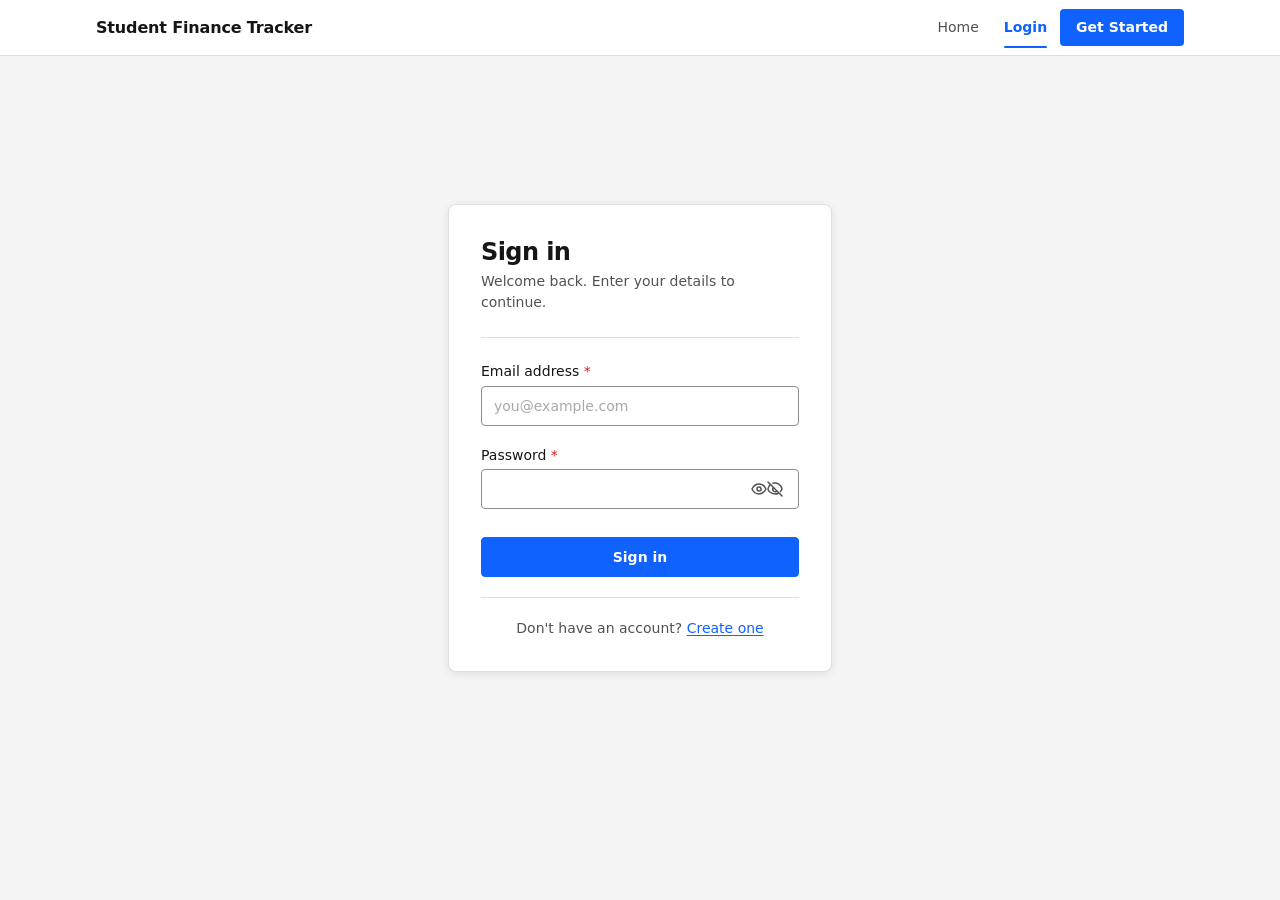
<file: login.html>
<!DOCTYPE html>
<html lang="en">
<head>
  <meta charset="UTF-8">
  <meta name="viewport" content="width=device-width, initial-scale=1.0">
  <title>Sign In · Student Finance Tracker</title>
  <link rel="stylesheet" href="styles/variables.css">
  <link rel="stylesheet" href="styles/reset.css">
  <link rel="stylesheet" href="styles/layout.css">
  <link rel="stylesheet" href="styles/components.css">
  <link rel="stylesheet" href="styles/responsive.css">
  <link rel="stylesheet" href="styles/home.css">
</head>
<body class="auth-page">

  <a class="skip-link" href="#main-content">Skip to main content</a>

  <header class="app-header" role="banner">
    <div class="header-inner">
      <a class="header-brand" href="index.html" aria-label="Student Finance Tracker home">
        
        <span class="brand-name">Student Finance Tracker</span>
      </a>
      <nav class="app-nav" aria-label="Main navigation">
        <ul class="nav-list" role="list">
          <li><a class="nav-link" href="index.html">Home</a></li>
          <li><a class="nav-link active" href="login.html" aria-current="page">Login</a></li>
          <li><a class="nav-link nav-link--cta" href="register.html">Get Started</a></li>
        </ul>
      </nav>
    </div>
  </header>

  <main id="main-content" class="auth-main" role="main">
    <div class="auth-card">

      <div class="auth-header">
        <h1>Sign in</h1>
        <p>Welcome back. Enter your details to continue.</p>
      </div>

      <div id="login-error" class="auth-error" role="alert" aria-live="assertive" hidden></div>

      <form id="login-form" class="auth-form" novalidate>

        <div class="form-field">
          <label for="login-email" class="form-label form-label--required">Email address</label>
          <input
            type="email"
            id="login-email"
            class="input"
            required
            autocomplete="email"
            aria-required="true"
            aria-describedby="login-email-error"
            placeholder="you@example.com"
          >
          <span id="login-email-error" class="field-error" role="alert" aria-live="assertive"></span>
        </div>

        <div class="form-field">
          <label for="login-password" class="form-label form-label--required">Password</label>
          <div class="input-with-reveal">
            <input
              type="password"
              id="login-password"
              class="input"
              required
              autocomplete="current-password"
              aria-required="true"
              aria-describedby="login-password-error"
            >
            <button
              type="button"
              class="reveal-btn"
              id="toggle-login-password"
              aria-label="Show password"
              aria-pressed="false"
            >
              <svg class="eye-open" width="16" height="16" viewBox="0 0 16 16" fill="none" aria-hidden="true">
                <path d="M1 8s2.5-5 7-5 7 5 7 5-2.5 5-7 5-7-5-7-5z" stroke="currentColor" stroke-width="1.5"/>
                <circle cx="8" cy="8" r="2" stroke="currentColor" stroke-width="1.5"/>
              </svg>
              <svg class="eye-closed" width="16" height="16" viewBox="0 0 16 16" fill="none" aria-hidden="true" hidden>
                <path d="M1 1l14 14M6.5 6.6A2 2 0 0010 10" stroke="currentColor" stroke-width="1.5" stroke-linecap="round"/>
                <path d="M3.5 3.7C2.1 4.8 1 6.5 1 8s2.5 5 7 5a8.2 8.2 0 003.5-.8M6 2.3A7.3 7.3 0 0115 8c-.3.8-.8 1.7-1.5 2.4" stroke="currentColor" stroke-width="1.5" stroke-linecap="round"/>
              </svg>
            </button>
          </div>
          <span id="login-password-error" class="field-error" role="alert" aria-live="assertive"></span>
        </div>

        <button type="submit" class="btn btn--primary btn--full" id="login-submit">
          Sign in
        </button>

      </form>

      <p class="auth-switch">
        Don't have an account? <a href="register.html" class="link">Create one</a>
      </p>

    </div>
  </main>

  <script type="module">
    import { login, isLoggedIn } from './scripts/auth.js';

    if (isLoggedIn()) window.location.replace('app.html');

    if (!window.crypto?.subtle) {
      document.getElementById('login-error').textContent =
        'This app must be opened from a web server, not a file. Run: npx serve . — then open http://localhost:3000';
      document.getElementById('login-error').hidden = false;
      document.getElementById('login-submit').disabled = true;
    }

    const form          = document.getElementById('login-form');
    const errorBanner   = document.getElementById('login-error');
    const submitBtn     = document.getElementById('login-submit');
    const passwordInput = document.getElementById('login-password');
    const toggleBtn     = document.getElementById('toggle-login-password');

    // Password reveal toggle
    toggleBtn.addEventListener('click', () => {
      const isHidden = passwordInput.type === 'password';
      passwordInput.type = isHidden ? 'text' : 'password';
      toggleBtn.setAttribute('aria-pressed', isHidden ? 'true' : 'false');
      toggleBtn.setAttribute('aria-label', isHidden ? 'Hide password' : 'Show password');
      toggleBtn.querySelector('.eye-open').hidden  =  isHidden;
      toggleBtn.querySelector('.eye-closed').hidden = !isHidden;
    });

    form.addEventListener('submit', async e => {
      e.preventDefault();
      errorBanner.hidden = true;

      const email    = document.getElementById('login-email').value.trim();
      const password = passwordInput.value;

      let hasErrors = false;

      if (!email) {
        document.getElementById('login-email-error').textContent = 'Email is required.';
        hasErrors = true;
      } else {
        document.getElementById('login-email-error').textContent = '';
      }

      if (!password) {
        document.getElementById('login-password-error').textContent = 'Password is required.';
        hasErrors = true;
      } else {
        document.getElementById('login-password-error').textContent = '';
      }

      if (hasErrors) return;

      submitBtn.disabled = true;
      submitBtn.textContent = 'Signing in…';

      let result;
      try {
        result = await login({ email, password });
      } catch (err) {
        errorBanner.textContent = 'Something went wrong. Make sure you are opening this app from a web server (npx serve .), not directly from a file.';
        errorBanner.hidden    = false;
        submitBtn.disabled    = false;
        submitBtn.textContent = 'Sign in';
        return;
      }

      if (result.success) {
        window.location.replace('app.html');
      } else {
        errorBanner.textContent = result.message;
        errorBanner.hidden = false;
        submitBtn.disabled = false;
        submitBtn.textContent = 'Sign in';
      }
    });
  </script>

</body>
</html>
</file>
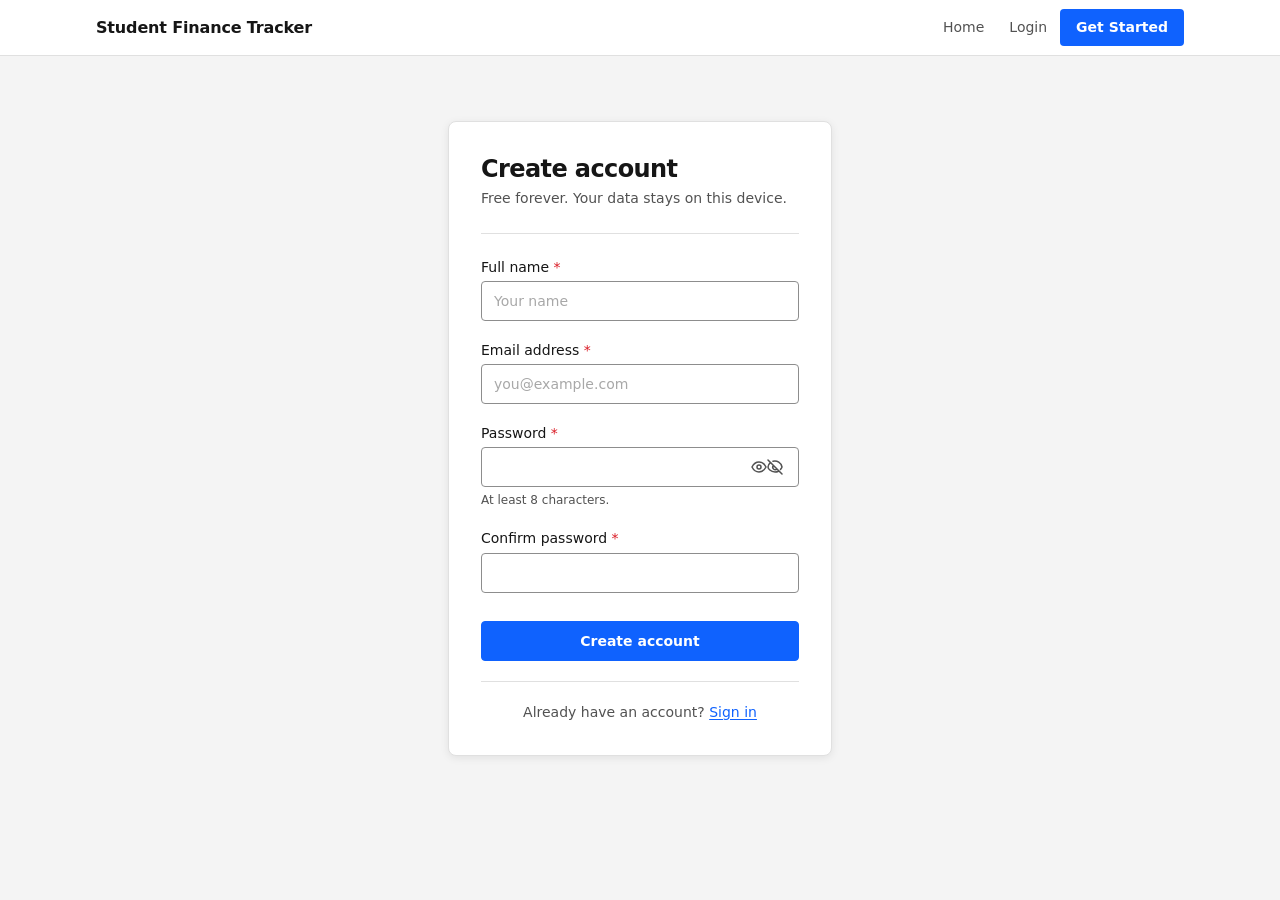
<file: register.html>
<!DOCTYPE html>
<html lang="en">
<head>
  <meta charset="UTF-8">
  <meta name="viewport" content="width=device-width, initial-scale=1.0">
  <title>Create Account · Student Finance Tracker</title>
  <link rel="stylesheet" href="styles/variables.css">
  <link rel="stylesheet" href="styles/reset.css">
  <link rel="stylesheet" href="styles/layout.css">
  <link rel="stylesheet" href="styles/components.css">
  <link rel="stylesheet" href="styles/responsive.css">
  <link rel="stylesheet" href="styles/home.css">
</head>
<body class="auth-page">

  <a class="skip-link" href="#main-content">Skip to main content</a>

  <header class="app-header" role="banner">
    <div class="header-inner">
      <a class="header-brand" href="index.html" aria-label="Student Finance Tracker home">
        
        <span class="brand-name">Student Finance Tracker</span>
      </a>
      <nav class="app-nav" aria-label="Main navigation">
        <ul class="nav-list" role="list">
          <li><a class="nav-link" href="index.html">Home</a></li>
          <li><a class="nav-link" href="login.html">Login</a></li>
          <li><a class="nav-link nav-link--cta active" href="register.html" aria-current="page">Get Started</a></li>
        </ul>
      </nav>
    </div>
  </header>

  <main id="main-content" class="auth-main" role="main">
    <div class="auth-card">

      <div class="auth-header">
        <h1>Create account</h1>
        <p>Free forever. Your data stays on this device.</p>
      </div>

      <div id="register-error" class="auth-error" role="alert" aria-live="assertive" hidden></div>

      <form id="register-form" class="auth-form" novalidate>

        <div class="form-field">
          <label for="reg-name" class="form-label form-label--required">Full name</label>
          <input
            type="text"
            id="reg-name"
            class="input"
            required
            autocomplete="name"
            aria-required="true"
            aria-describedby="reg-name-error"
            placeholder="Your name"
          >
          <span id="reg-name-error" class="field-error" role="alert" aria-live="assertive"></span>
        </div>

        <div class="form-field">
          <label for="reg-email" class="form-label form-label--required">Email address</label>
          <input
            type="email"
            id="reg-email"
            class="input"
            required
            autocomplete="email"
            aria-required="true"
            aria-describedby="reg-email-error"
            placeholder="you@example.com"
          >
          <span id="reg-email-error" class="field-error" role="alert" aria-live="assertive"></span>
        </div>

        <div class="form-field">
          <label for="reg-password" class="form-label form-label--required">Password</label>
          <div class="input-with-reveal">
            <input
              type="password"
              id="reg-password"
              class="input"
              required
              autocomplete="new-password"
              aria-required="true"
              aria-describedby="reg-password-hint reg-password-error"
            >
            <button
              type="button"
              class="reveal-btn"
              id="toggle-reg-password"
              aria-label="Show password"
              aria-pressed="false"
            >
              <svg class="eye-open" width="16" height="16" viewBox="0 0 16 16" fill="none" aria-hidden="true">
                <path d="M1 8s2.5-5 7-5 7 5 7 5-2.5 5-7 5-7-5-7-5z" stroke="currentColor" stroke-width="1.5"/>
                <circle cx="8" cy="8" r="2" stroke="currentColor" stroke-width="1.5"/>
              </svg>
              <svg class="eye-closed" width="16" height="16" viewBox="0 0 16 16" fill="none" aria-hidden="true" hidden>
                <path d="M1 1l14 14M6.5 6.6A2 2 0 0010 10" stroke="currentColor" stroke-width="1.5" stroke-linecap="round"/>
                <path d="M3.5 3.7C2.1 4.8 1 6.5 1 8s2.5 5 7 5a8.2 8.2 0 003.5-.8M6 2.3A7.3 7.3 0 0115 8c-.3.8-.8 1.7-1.5 2.4" stroke="currentColor" stroke-width="1.5" stroke-linecap="round"/>
              </svg>
            </button>
          </div>
          <span id="reg-password-hint" class="field-hint">At least 8 characters.</span>
          <span id="reg-password-error" class="field-error" role="alert" aria-live="assertive"></span>
        </div>

        <div class="form-field">
          <label for="reg-confirm" class="form-label form-label--required">Confirm password</label>
          <input
            type="password"
            id="reg-confirm"
            class="input"
            required
            autocomplete="new-password"
            aria-required="true"
            aria-describedby="reg-confirm-error"
          >
          <span id="reg-confirm-error" class="field-error" role="alert" aria-live="assertive"></span>
        </div>

        <button type="submit" class="btn btn--primary btn--full" id="register-submit">
          Create account
        </button>

      </form>

      <p class="auth-switch">
        Already have an account? <a href="login.html" class="link">Sign in</a>
      </p>

    </div>
  </main>

  <script type="module">
    import { register, isLoggedIn } from './scripts/auth.js';

    if (isLoggedIn()) window.location.replace('app.html');

    if (!window.crypto?.subtle) {
      document.getElementById('register-error').textContent =
        'This app must be opened from a web server, not a file. Run: npx serve . — then open http://localhost:3000';
      document.getElementById('register-error').hidden = false;
      document.getElementById('register-submit').disabled = true;
    }

    const form        = document.getElementById('register-form');
    const errorBanner = document.getElementById('register-error');
    const submitBtn   = document.getElementById('register-submit');

    // Password reveal toggles
    setupReveal('reg-password', 'toggle-reg-password');

    function setupReveal(inputId, btnId) {
      const input = document.getElementById(inputId);
      const btn   = document.getElementById(btnId);
      if (!btn) return;
      btn.addEventListener('click', () => {
        const showing = input.type === 'text';
        input.type = showing ? 'password' : 'text';
        btn.setAttribute('aria-pressed', String(!showing));
        btn.setAttribute('aria-label', showing ? 'Show password' : 'Hide password');
        btn.querySelector('.eye-open').hidden  = !showing;
        btn.querySelector('.eye-closed').hidden =  showing;
      });
    }

    form.addEventListener('submit', async e => {
      e.preventDefault();
      errorBanner.hidden = true;

      const name     = document.getElementById('reg-name').value.trim();
      const email    = document.getElementById('reg-email').value.trim();
      const password = document.getElementById('reg-password').value;
      const confirm  = document.getElementById('reg-confirm').value;

      const errors = {
        name:     '',
        email:    '',
        password: '',
        confirm:  '',
      };

      if (!name)                              errors.name     = 'Name is required.';
      if (!email)                             errors.email    = 'Email is required.';
      if (!password)                          errors.password = 'Password is required.';
      else if (password.length < 8)           errors.password = 'Password must be at least 8 characters.';
      if (password && confirm !== password)   errors.confirm  = 'Passwords do not match.';

      document.getElementById('reg-name-error').textContent     = errors.name;
      document.getElementById('reg-email-error').textContent    = errors.email;
      document.getElementById('reg-password-error').textContent = errors.password;
      document.getElementById('reg-confirm-error').textContent  = errors.confirm;

      if (Object.values(errors).some(Boolean)) return;

      submitBtn.disabled     = true;
      submitBtn.textContent  = 'Creating account…';

      let result;
      try {
        result = await register({ name, email, password });
      } catch (err) {
        errorBanner.textContent = 'Something went wrong. Make sure you are opening this app from a web server (npx serve .), not directly from a file.';
        errorBanner.hidden      = false;
        submitBtn.disabled      = false;
        submitBtn.textContent   = 'Create account';
        return;
      }

      if (result.success) {
        window.location.replace('app.html');
      } else {
        errorBanner.textContent = result.message;
        errorBanner.hidden      = false;
        submitBtn.disabled      = false;
        submitBtn.textContent   = 'Create account';
      }
    });
  </script>

</body>
</html>
</file>
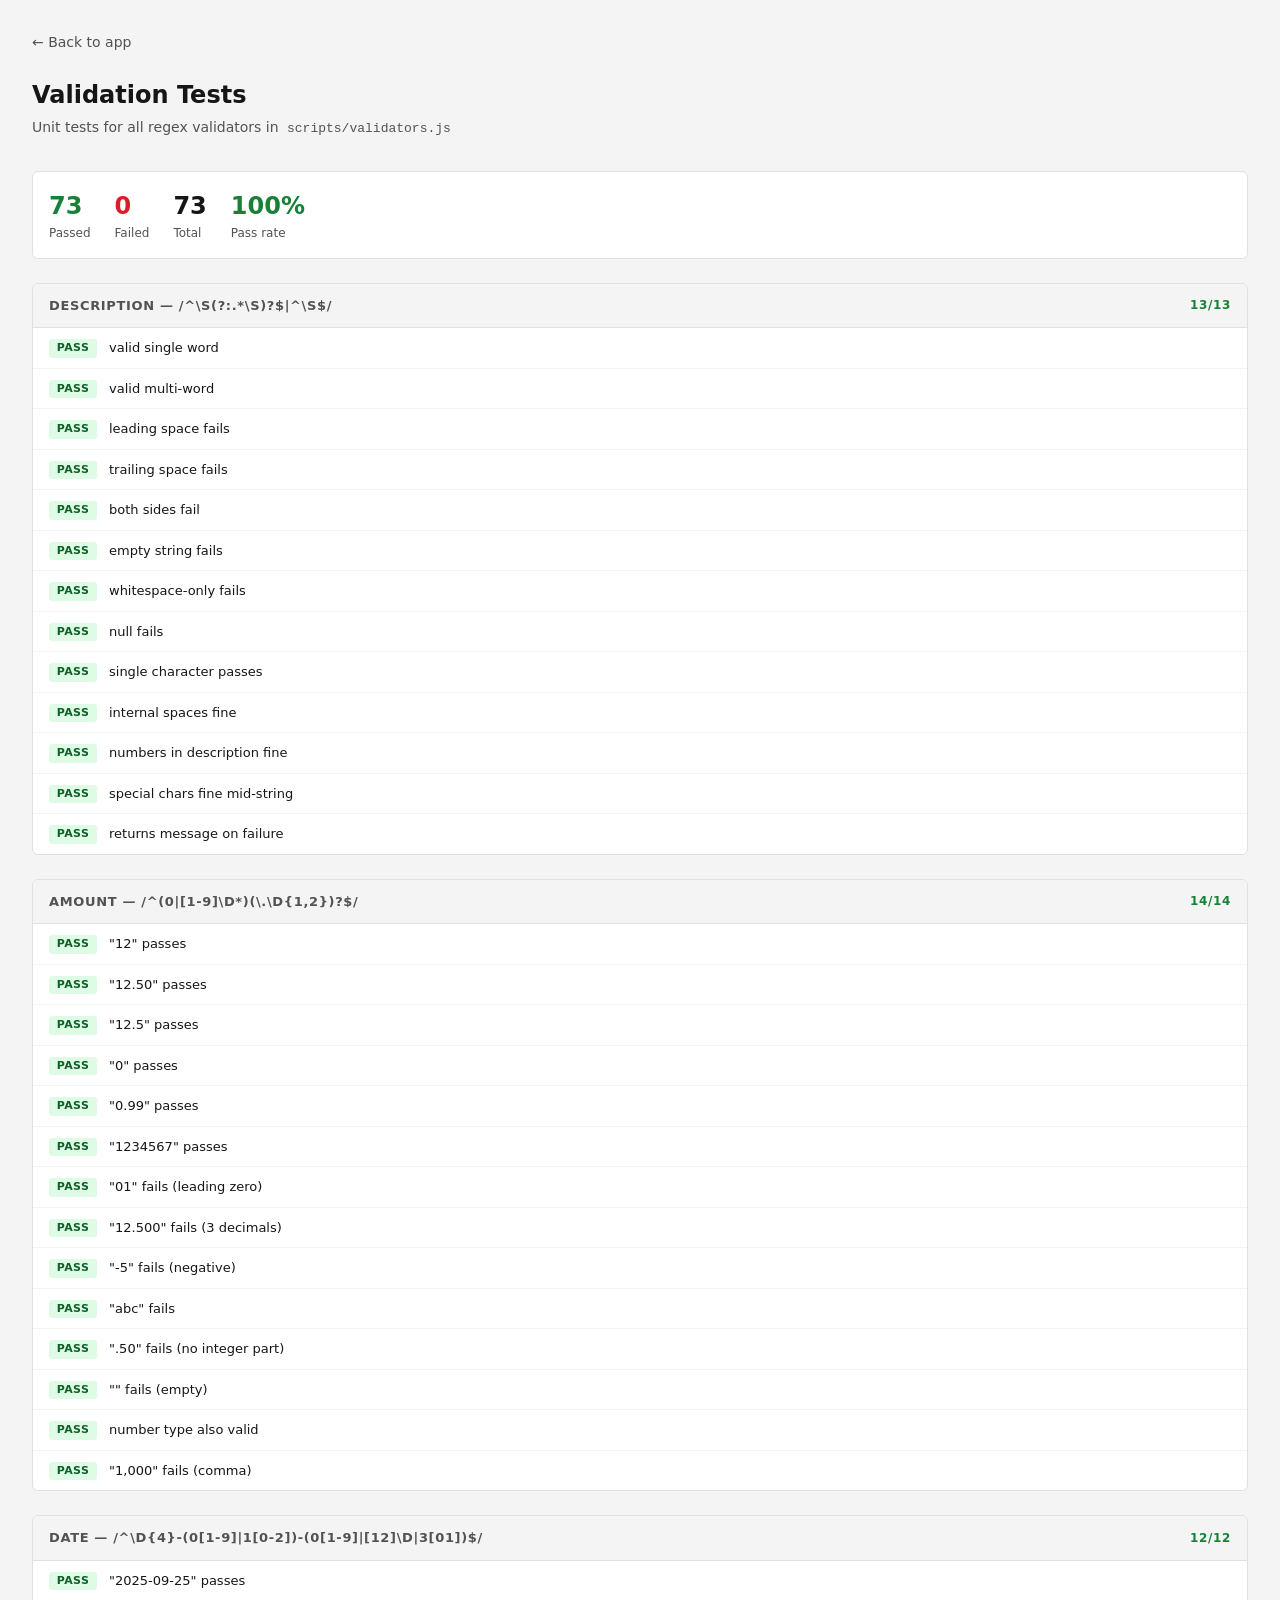
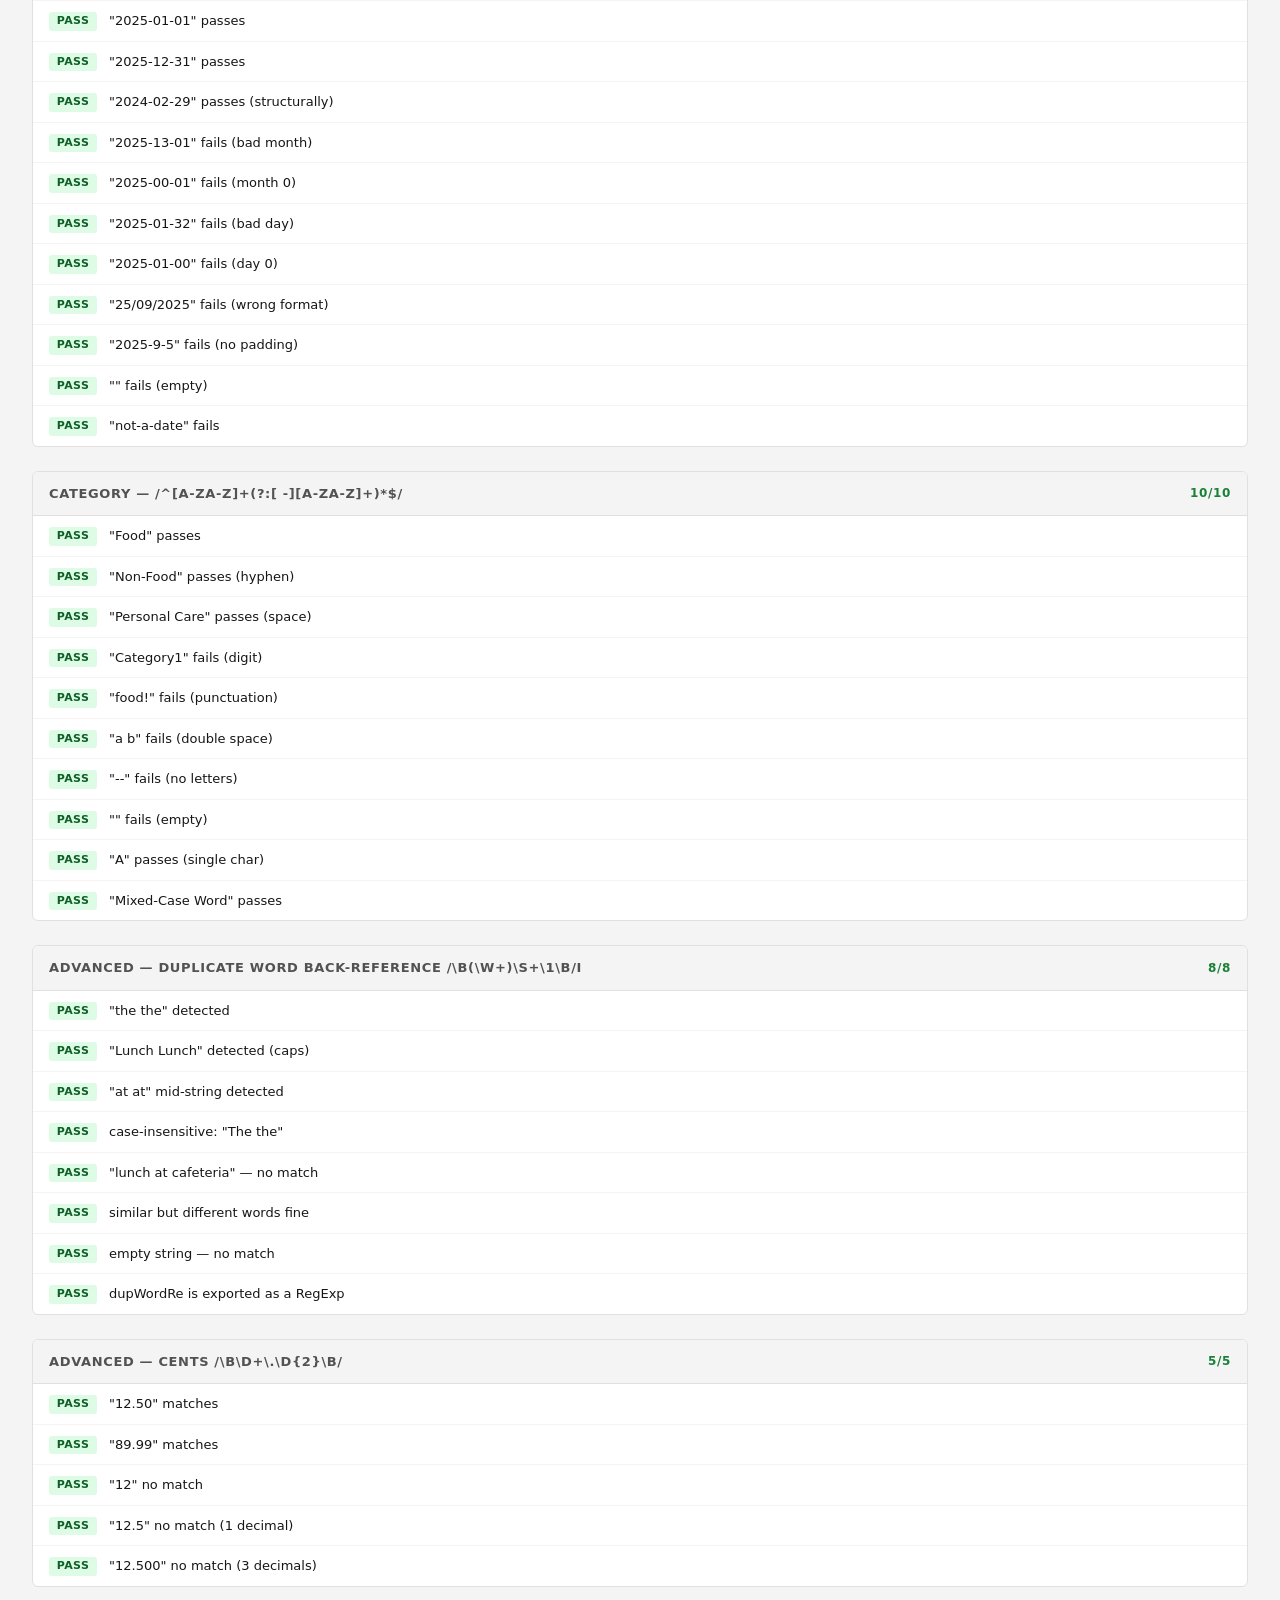
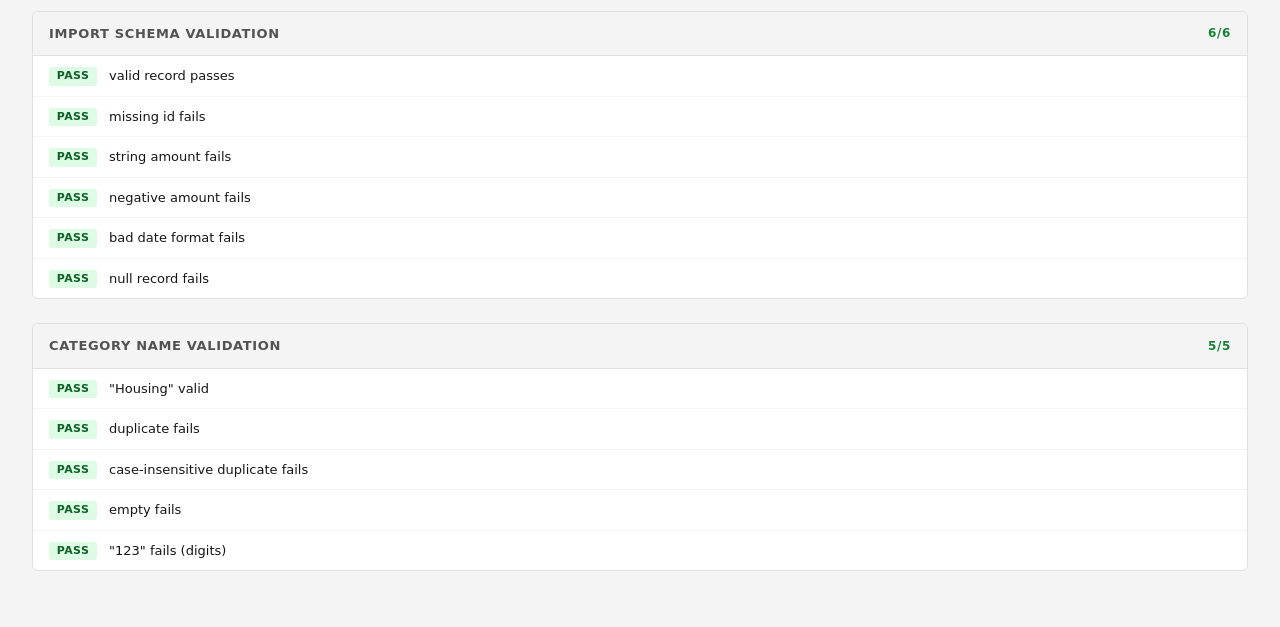
<file: tests.html>
<!DOCTYPE html>
<html lang="en">
<head>
  <meta charset="UTF-8">
  <meta name="viewport" content="width=device-width, initial-scale=1.0">
  <title>Validation Tests  Student Finance Tracker</title>
  <style>
    *, *::before, *::after { box-sizing: border-box; margin: 0; padding: 0; }

    body {
      font-family: ui-sans-serif, system-ui, -apple-system, sans-serif;
      font-size: 14px;
      line-height: 1.5;
      background: #f4f4f4;
      color: #161616;
      padding: 2rem;
    }

    h1 {
      font-size: 1.5rem;
      font-weight: 700;
      margin-bottom: 0.25rem;
    }

    .subtitle {
      color: #525252;
      font-size: 0.875rem;
      margin-bottom: 2rem;
    }

    .suite {
      background: #fff;
      border: 1px solid #e0e0e0;
      border-radius: 6px;
      margin-bottom: 1.5rem;
      overflow: hidden;
    }

    .suite-header {
      padding: 0.75rem 1rem;
      background: #f4f4f4;
      border-bottom: 1px solid #e0e0e0;
      font-weight: 600;
      font-size: 0.8125rem;
      text-transform: uppercase;
      letter-spacing: 0.05em;
      color: #525252;
      display: flex;
      align-items: center;
      justify-content: space-between;
    }

    .suite-count {
      font-weight: 700;
      font-size: 0.75rem;
    }

    .test-row {
      display: flex;
      align-items: flex-start;
      gap: 0.75rem;
      padding: 0.625rem 1rem;
      border-bottom: 1px solid #f4f4f4;
    }

    .test-row:last-child { border-bottom: none; }

    .badge {
      display: inline-block;
      min-width: 3rem;
      padding: 1px 6px;
      border-radius: 3px;
      font-size: 0.6875rem;
      font-weight: 700;
      text-align: center;
      flex-shrink: 0;
      margin-top: 1px;
      letter-spacing: 0.04em;
    }

    .pass { background: #defbe6; color: #0e6027; }
    .fail { background: #fff1f1; color: #a2191f; }

    .test-name {
      flex: 1;
      font-size: 0.8125rem;
      color: #161616;
    }

    .test-detail {
      font-size: 0.75rem;
      color: #6f6f6f;
      font-family: ui-monospace, monospace;
    }

    .summary {
      display: flex;
      gap: 1.5rem;
      padding: 1rem;
      background: #fff;
      border: 1px solid #e0e0e0;
      border-radius: 6px;
      margin-bottom: 1.5rem;
    }

    .summary-stat { }
    .summary-num { font-size: 1.5rem; font-weight: 700; }
    .summary-label { font-size: 0.75rem; color: #525252; }
    .summary-pass .summary-num { color: #198038; }
    .summary-fail .summary-num { color: #da1e28; }

    code {
      font-family: ui-monospace, monospace;
      font-size: 0.8125rem;
      background: #f4f4f4;
      padding: 1px 4px;
      border-radius: 2px;
    }

    a {
      color: #0f62fe;
      text-decoration: none;
    }

    a:hover { text-decoration: underline; }

    .back-link {
      display: inline-block;
      margin-bottom: 1.5rem;
      font-size: 0.875rem;
      color: #525252;
    }
  </style>
</head>
<body>
  <a href="index.html" class="back-link">← Back to app</a>
  <h1>Validation Tests</h1>
  <p class="subtitle">Unit tests for all regex validators in <code>scripts/validators.js</code></p>

  <div id="summary" class="summary"></div>
  <div id="results"></div>

  <script type="module">
    import {
      descRe,
      amountRe,
      dateRe,
      categoryRe,
      dupWordRe,
      centsRe,
      validateDescription,
      validateAmount,
      validateDate,
      validateCategory,
      checkDuplicateWords,
      validateImportedRecord,
      validateCategoryName,
    } from './scripts/validators.js';

    const suites = [
      {
        name: 'Description — /^\\S(?:.*\\S)?$|^\\S$/',
        tests: [
          { name: 'valid single word',                  fn: () => validateDescription('Lunch').valid },
          { name: 'valid multi-word',                   fn: () => validateDescription('Lunch at cafeteria').valid },
          { name: 'leading space fails',                fn: () => !validateDescription(' lunch').valid },
          { name: 'trailing space fails',               fn: () => !validateDescription('lunch ').valid },
          { name: 'both sides fail',                    fn: () => !validateDescription(' lunch ').valid },
          { name: 'empty string fails',                 fn: () => !validateDescription('').valid },
          { name: 'whitespace-only fails',              fn: () => !validateDescription('   ').valid },
          { name: 'null fails',                         fn: () => !validateDescription(null).valid },
          { name: 'single character passes',            fn: () => validateDescription('A').valid },
          { name: 'internal spaces fine',               fn: () => validateDescription('a b c').valid },
          { name: 'numbers in description fine',        fn: () => validateDescription('Test 123 value').valid },
          { name: 'special chars fine mid-string',      fn: () => validateDescription('Bus pass — weekly').valid },
          { name: 'returns message on failure',         fn: () => !validateDescription(' bad').valid && validateDescription(' bad').message.length > 0 },
        ],
      },
      {
        name: 'Amount — /^(0|[1-9]\\d*)(\\.\\d{1,2})?$/',
        tests: [
          { name: '"12" passes',                        fn: () => validateAmount('12').valid },
          { name: '"12.50" passes',                     fn: () => validateAmount('12.50').valid },
          { name: '"12.5" passes',                      fn: () => validateAmount('12.5').valid },
          { name: '"0" passes',                         fn: () => validateAmount('0').valid },
          { name: '"0.99" passes',                      fn: () => validateAmount('0.99').valid },
          { name: '"1234567" passes',                   fn: () => validateAmount('1234567').valid },
          { name: '"01" fails (leading zero)',           fn: () => !validateAmount('01').valid },
          { name: '"12.500" fails (3 decimals)',         fn: () => !validateAmount('12.500').valid },
          { name: '"-5" fails (negative)',              fn: () => !validateAmount('-5').valid },
          { name: '"abc" fails',                        fn: () => !validateAmount('abc').valid },
          { name: '".50" fails (no integer part)',      fn: () => !validateAmount('.50').valid },
          { name: '"" fails (empty)',                   fn: () => !validateAmount('').valid },
          { name: 'number type also valid',             fn: () => validateAmount(12.5).valid },
          { name: '"1,000" fails (comma)',              fn: () => !validateAmount('1,000').valid },
        ],
      },
      {
        name: 'Date — /^\\d{4}-(0[1-9]|1[0-2])-(0[1-9]|[12]\\d|3[01])$/',
        tests: [
          { name: '"2025-09-25" passes',               fn: () => validateDate('2025-09-25').valid },
          { name: '"2025-01-01" passes',               fn: () => validateDate('2025-01-01').valid },
          { name: '"2025-12-31" passes',               fn: () => validateDate('2025-12-31').valid },
          { name: '"2024-02-29" passes (structurally)', fn: () => validateDate('2024-02-29').valid },
          { name: '"2025-13-01" fails (bad month)',     fn: () => !validateDate('2025-13-01').valid },
          { name: '"2025-00-01" fails (month 0)',       fn: () => !validateDate('2025-00-01').valid },
          { name: '"2025-01-32" fails (bad day)',       fn: () => !validateDate('2025-01-32').valid },
          { name: '"2025-01-00" fails (day 0)',         fn: () => !validateDate('2025-01-00').valid },
          { name: '"25/09/2025" fails (wrong format)',  fn: () => !validateDate('25/09/2025').valid },
          { name: '"2025-9-5" fails (no padding)',      fn: () => !validateDate('2025-9-5').valid },
          { name: '"" fails (empty)',                   fn: () => !validateDate('').valid },
          { name: '"not-a-date" fails',                 fn: () => !validateDate('not-a-date').valid },
        ],
      },
      {
        name: 'Category — /^[A-Za-z]+(?:[ -][A-Za-z]+)*$/',
        tests: [
          { name: '"Food" passes',                     fn: () => validateCategory('Food').valid },
          { name: '"Non-Food" passes (hyphen)',         fn: () => validateCategory('Non-Food').valid },
          { name: '"Personal Care" passes (space)',     fn: () => validateCategory('Personal Care').valid },
          { name: '"Category1" fails (digit)',          fn: () => !validateCategory('Category1').valid },
          { name: '"food!" fails (punctuation)',        fn: () => !validateCategory('food!').valid },
          { name: '"a  b" fails (double space)',        fn: () => !validateCategory('a  b').valid },
          { name: '"--" fails (no letters)',            fn: () => !validateCategory('--').valid },
          { name: '"" fails (empty)',                   fn: () => !validateCategory('').valid },
          { name: '"A" passes (single char)',           fn: () => validateCategory('A').valid },
          { name: '"Mixed-Case Word" passes',           fn: () => validateCategory('Mixed-Case Word').valid },
        ],
      },
      {
        name: 'Advanced — Duplicate word back-reference /\\b(\\w+)\\s+\\1\\b/i',
        tests: [
          { name: '"the the" detected',                fn: () => checkDuplicateWords('the the lunch') },
          { name: '"Lunch Lunch" detected (caps)',      fn: () => checkDuplicateWords('Lunch Lunch') },
          { name: '"at at" mid-string detected',        fn: () => checkDuplicateWords('coffee at at cafeteria') },
          { name: 'case-insensitive: "The the"',        fn: () => checkDuplicateWords('The the morning') },
          { name: '"lunch at cafeteria" — no match',    fn: () => !checkDuplicateWords('lunch at cafeteria') },
          { name: 'similar but different words fine',   fn: () => !checkDuplicateWords('thing things') },
          { name: 'empty string — no match',            fn: () => !checkDuplicateWords('') },
          { name: 'dupWordRe is exported as a RegExp',  fn: () => dupWordRe instanceof RegExp },
        ],
      },
      {
        name: 'Advanced — Cents /\\b\\d+\\.\\d{2}\\b/',
        tests: [
          { name: '"12.50" matches',                   fn: () => centsRe.test('12.50') },
          { name: '"89.99" matches',                   fn: () => centsRe.test('89.99') },
          { name: '"12" no match',                     fn: () => !centsRe.test('12') },
          { name: '"12.5" no match (1 decimal)',        fn: () => !centsRe.test('12.5') },
          { name: '"12.500" no match (3 decimals)',     fn: () => !centsRe.test('12.500') },
        ],
      },
      {
        name: 'Import Schema Validation',
        tests: [
          {
            name: 'valid record passes',
            fn: () => validateImportedRecord({
              id: 'txn_1', description: 'Test', amount: 10.0,
              category: 'Food', date: '2025-01-01'
            }).length === 0,
          },
          {
            name: 'missing id fails',
            fn: () => validateImportedRecord({
              description: 'Test', amount: 10, category: 'Food', date: '2025-01-01'
            }).length > 0,
          },
          {
            name: 'string amount fails',
            fn: () => validateImportedRecord({
              id: 'x', description: 'Test', amount: '10',
              category: 'Food', date: '2025-01-01'
            }).length > 0,
          },
          {
            name: 'negative amount fails',
            fn: () => validateImportedRecord({
              id: 'x', description: 'Test', amount: -5,
              category: 'Food', date: '2025-01-01'
            }).length > 0,
          },
          {
            name: 'bad date format fails',
            fn: () => validateImportedRecord({
              id: 'x', description: 'Test', amount: 5,
              category: 'Food', date: '01-01-2025'
            }).length > 0,
          },
          {
            name: 'null record fails',
            fn: () => validateImportedRecord(null).length > 0,
          },
        ],
      },
      {
        name: 'Category Name Validation',
        tests: [
          { name: '"Housing" valid',                    fn: () => validateCategoryName('Housing', []).valid },
          { name: 'duplicate fails',                    fn: () => !validateCategoryName('Food', ['Food', 'Books']).valid },
          { name: 'case-insensitive duplicate fails',   fn: () => !validateCategoryName('food', ['Food']).valid },
          { name: 'empty fails',                        fn: () => !validateCategoryName('', []).valid },
          { name: '"123" fails (digits)',               fn: () => !validateCategoryName('123', []).valid },
        ],
      },
    ];

    let totalPass = 0;
    let totalFail = 0;
    const container = document.getElementById('results');

    suites.forEach(suite => {
      const results = suite.tests.map(t => {
        let passed = false;
        let error = null;
        try {
          passed = t.fn();
        } catch (e) {
          error = e.message;
        }
        if (passed) totalPass++; else totalFail++;
        return { name: t.name, passed, error };
      });

      const suitePass = results.filter(r => r.passed).length;
      const suiteFail = results.length - suitePass;

      const suiteEl = document.createElement('div');
      suiteEl.className = 'suite';

      const headerEl = document.createElement('div');
      headerEl.className = 'suite-header';
      headerEl.innerHTML = `
        <span>${suite.name}</span>
        <span class="suite-count" style="color: ${suiteFail > 0 ? '#da1e28' : '#198038'}">
          ${suitePass}/${results.length}
        </span>
      `;

      suiteEl.appendChild(headerEl);

      results.forEach(r => {
        const row = document.createElement('div');
        row.className = 'test-row';
        row.innerHTML = `
          <span class="badge ${r.passed ? 'pass' : 'fail'}">${r.passed ? 'PASS' : 'FAIL'}</span>
          <span class="test-name">
            ${r.name}
            ${r.error ? `<span class="test-detail"> — ${r.error}</span>` : ''}
          </span>
        `;
        suiteEl.appendChild(row);
      });

      container.appendChild(suiteEl);
    });

    const total = totalPass + totalFail;
    const summaryEl = document.getElementById('summary');
    summaryEl.innerHTML = `
      <div class="summary-stat summary-pass">
        <div class="summary-num">${totalPass}</div>
        <div class="summary-label">Passed</div>
      </div>
      <div class="summary-stat summary-fail">
        <div class="summary-num">${totalFail}</div>
        <div class="summary-label">Failed</div>
      </div>
      <div class="summary-stat">
        <div class="summary-num">${total}</div>
        <div class="summary-label">Total</div>
      </div>
      <div class="summary-stat">
        <div class="summary-num" style="color: ${totalFail === 0 ? '#198038' : '#da1e28'}">
          ${Math.round((totalPass / total) * 100)}%
        </div>
        <div class="summary-label">Pass rate</div>
      </div>
    `;

    document.title = `Tests (${totalPass}/${total} passing) Student Finance Tracker`;
  </script>
</body>
</html>
</file>
<file: styles/variables.css>
:root {
  /* color palette */

  /* Neutrals */
  --color-bg:            #f4f4f4;
  --color-surface:       #ffffff;
  --color-surface-02:    #f4f4f4;
  --color-surface-03:    #e8e8e8;

  --color-border:        #e0e0e0;
  --color-border-strong: #8d8d8d;
  --color-border-input:  #8d8d8d;

  --color-text-primary:   #161616;
  --color-text-secondary: #525252;
  --color-text-disabled:  #a8a8a8;
  --color-text-inverse:   #ffffff;
  --color-text-on-color:  #ffffff;

  /* Interactive — Blue 60 */
  --color-interactive:       #0f62fe;
  --color-interactive-hover: #0353e9;
  --color-interactive-active:#002d9c;
  --color-link:              #0f62fe;
  --color-link-hover:        #0043ce;

  /* Focus */
  --color-focus:   #0f62fe;
  --color-focus-inset: #ffffff;

  /* Semantic */
  --color-success:         #198038;
  --color-success-bg:      #defbe6;
  --color-success-text:    #0e6027;
  --color-warning:         #f1c21b;
  --color-warning-bg:      #fdf6dd;
  --color-warning-text:    #8e6a00;
  --color-error:           #da1e28;
  --color-error-bg:        #fff1f1;
  --color-error-text:      #a2191f;
  --color-info:            #0043ce;
  --color-info-bg:         #edf5ff;

  /* Category Colors — subtle tints */
  --color-cat-food:           #d4e6ff;
  --color-cat-food-text:      #003a6d;
  --color-cat-books:          #defbe6;
  --color-cat-books-text:     #0e6027;
  --color-cat-transport:      #fdf6dd;
  --color-cat-transport-text: #8e6a00;
  --color-cat-entertainment:  #f6f2ff;
  --color-cat-entertainment-text: #491d8b;
  --color-cat-fees:           #fff1f1;
  --color-cat-fees-text:      #a2191f;
  --color-cat-other:          #f4f4f4;
  --color-cat-other-text:     #525252;

  /* Surfaces for interactive states */
  --color-hover-ui:     rgba(141, 141, 141, 0.12);
  --color-selected-ui:  rgba(15, 98, 254, 0.08);

  /* typography */

  --font-sans: ui-sans-serif, system-ui, -apple-system, BlinkMacSystemFont,
               "Segoe UI", Roboto, "Helvetica Neue", Arial, sans-serif;
  --font-mono: ui-monospace, "Cascadia Code", "Fira Code", "Courier New", monospace;

  --text-xs:   0.75rem;    /* 12px */
  --text-sm:   0.875rem;   /* 14px */
  --text-base: 1rem;       /* 16px */
  --text-lg:   1.125rem;   /* 18px */
  --text-xl:   1.25rem;    /* 20px */
  --text-2xl:  1.5rem;     /* 24px */
  --text-3xl:  1.875rem;   /* 30px */
  --text-4xl:  2.25rem;    /* 36px */

  --leading-tight:   1.25;
  --leading-snug:    1.375;
  --leading-normal:  1.5;
  --leading-relaxed: 1.625;

  --font-weight-normal:   400;
  --font-weight-medium:   500;
  --font-weight-semibold: 600;
  --font-weight-bold:     700;

  /* spacing — 4px base unit */

  --space-px:  1px;
  --space-0:   0;
  --space-1:   0.25rem;  /* 4px */
  --space-2:   0.5rem;   /* 8px */
  --space-3:   0.75rem;  /* 12px */
  --space-4:   1rem;     /* 16px */
  --space-5:   1.25rem;  /* 20px */
  --space-6:   1.5rem;   /* 24px */
  --space-7:   1.75rem;  /* 28px */
  --space-8:   2rem;     /* 32px */
  --space-10:  2.5rem;   /* 40px */
  --space-12:  3rem;     /* 48px */
  --space-16:  4rem;     /* 64px */
  --space-20:  5rem;     /* 80px */
  --space-24:  6rem;     /* 96px */

  /* border radius */

  --radius-none: 0;
  --radius-sm:   0.125rem;  /* 2px  — tags, chips */
  --radius-md:   0.25rem;   /* 4px  — inputs, buttons */
  --radius-lg:   0.5rem;    /* 8px  — cards, modals */
  --radius-xl:   0.75rem;   /* 12px */
  --radius-full: 9999px;    /* pills */

  /* shadows — minimal and purposeful */

  --shadow-sm:  0 1px 2px rgba(0, 0, 0, 0.06);
  --shadow-md:  0 2px 8px rgba(0, 0, 0, 0.08);
  --shadow-lg:  0 8px 24px rgba(0, 0, 0, 0.10);
  --shadow-xl:  0 16px 48px rgba(0, 0, 0, 0.14);
  --shadow-focus: 0 0 0 3px var(--color-focus);

  /* borders */

  --border-width: 1px;
  --border:       1px solid var(--color-border);
  --border-strong: 1px solid var(--color-border-strong);

  /* transitions */

  --transition-fast:   100ms ease;
  --transition-base:   150ms ease;
  --transition-slow:   250ms ease;
  --transition-spring: cubic-bezier(0.34, 1.56, 0.64, 1);
  --transition-enter:  cubic-bezier(0.0, 0.0, 0.2, 1);
  --transition-exit:   cubic-bezier(0.4, 0.0, 1, 1);

  /* z-index scale */

  --z-below:    -1;
  --z-base:      0;
  --z-raised:    10;
  --z-dropdown:  100;
  --z-sticky:    200;
  --z-overlay:   300;
  --z-modal:     400;
  --z-toast:     500;

  /* layout */

  --header-height:    3.5rem;   /* 56px */
  --max-width:        72rem;    /* 1152px */
  --content-width:    64rem;    /* 1024px */
  --sidebar-width:    14rem;    /* 224px */
  --table-min-width:  40rem;    /* 640px */

  /* component-specific */

  --input-height:     2.5rem;   /* 40px */
  --input-height-sm:  2rem;     /* 32px */
  --btn-height:       2.5rem;   /* 40px */
  --btn-height-sm:    2rem;     /* 32px */
  --nav-height:       var(--header-height);
  --chart-height:     10rem;    /* 160px */
  --toast-width:      20rem;    /* 320px */
}

/* Dark mode support — minimal, accessibility-focused */
@media (prefers-color-scheme: dark) {
  :root {
    --color-bg:             #161616;
    --color-surface:        #262626;
    --color-surface-02:     #393939;
    --color-surface-03:     #525252;
    --color-border:         #393939;
    --color-border-strong:  #6f6f6f;
    --color-text-primary:   #f4f4f4;
    --color-text-secondary: #c6c6c6;
    --color-text-disabled:  #6f6f6f;
    --color-hover-ui:       rgba(141, 141, 141, 0.16);
    --color-selected-ui:    rgba(15, 98, 254, 0.16);
  }
}
</file>
<file: styles/layout.css>
/* app shell */

.app-shell {
  display: flex;
  flex-direction: column;
  min-height: 100dvh;
}

/* header */

.app-header {
  position: sticky;
  top: 0;
  z-index: var(--z-sticky);
  background-color: var(--color-surface);
  border-bottom: var(--border);
  height: var(--header-height);
}

.header-inner {
  display: flex;
  align-items: center;
  justify-content: space-between;
  height: 100%;
  max-width: var(--max-width);
  margin: 0 auto;
  padding: 0 var(--space-4);
  gap: var(--space-4);
}

/* brand */

.header-brand {
  display: flex;
  align-items: center;
  gap: var(--space-2);
  flex-shrink: 0;
  text-decoration: none;
  color: var(--color-text-primary);
}

.brand-mark {
  display: flex;
  align-items: center;
  justify-content: center;
  width: 2rem;
  height: 2rem;
  background-color: var(--color-interactive);
  color: var(--color-text-on-color);
  border-radius: var(--radius-md);
  font-size: var(--text-lg);
  font-weight: var(--font-weight-bold);
  line-height: 1;
  flex-shrink: 0;
}

.brand-name {
  font-size: var(--text-sm);
  font-weight: var(--font-weight-semibold);
  letter-spacing: -0.01em;
  white-space: nowrap;
}

/* Hide brand name on very small screens */
@media (max-width: 399px) {
  .brand-name {
    display: none;
  }
}

/* navigation */

.app-nav {
  flex: 1;
  display: flex;
  justify-content: flex-end;
  overflow: hidden;
}

.nav-list {
  display: flex;
  align-items: center;
  list-style: none;
  gap: var(--space-px);
  overflow-x: auto;
  -webkit-overflow-scrolling: touch;
  scrollbar-width: none;
  padding: var(--space-1) 0;
}

.nav-list::-webkit-scrollbar {
  display: none;
}

.nav-btn {
  position: relative;
  display: flex;
  align-items: center;
  padding: var(--space-2) var(--space-3);
  font-size: var(--text-sm);
  font-weight: var(--font-weight-medium);
  color: var(--color-text-secondary);
  background: none;
  border: none;
  border-radius: var(--radius-md);
  cursor: pointer;
  white-space: nowrap;
  transition: color var(--transition-base), background-color var(--transition-base);
}

.nav-btn::after {
  content: '';
  position: absolute;
  bottom: -2px;
  left: var(--space-3);
  right: var(--space-3);
  height: 2px;
  background-color: transparent;
  border-radius: var(--radius-full);
  transition: background-color var(--transition-base);
}

.nav-btn:hover {
  color: var(--color-text-primary);
  background-color: var(--color-hover-ui);
}

.nav-btn.active,
.nav-btn[aria-selected="true"] {
  color: var(--color-interactive);
  font-weight: var(--font-weight-semibold);
}

.nav-btn.active::after,
.nav-btn[aria-selected="true"]::after {
  background-color: var(--color-interactive);
}

/* main content */

.app-main {
  flex: 1;
  max-width: var(--max-width);
  width: 100%;
  margin: 0 auto;
  padding: var(--space-6) var(--space-4);
}

/* sections */

.app-section {
  display: none;
  animation: section-enter 200ms var(--transition-enter) both;
}

.app-section.active {
  display: block;
}

@keyframes section-enter {
  from {
    opacity: 0;
    transform: translateY(6px);
  }
  to {
    opacity: 1;
    transform: translateY(0);
  }
}

/* section header */

.section-header {
  display: flex;
  align-items: flex-start;
  justify-content: space-between;
  flex-wrap: wrap;
  gap: var(--space-4);
  margin-bottom: var(--space-8);
  padding-bottom: var(--space-6);
  border-bottom: var(--border);
}

.section-header-left {
  min-width: 0;
}

.section-header-actions {
  flex-shrink: 0;
}

.section-header h1 {
  font-size: var(--text-2xl);
  font-weight: var(--font-weight-semibold);
  color: var(--color-text-primary);
  letter-spacing: -0.02em;
  line-height: var(--leading-tight);
}

.section-subtitle {
  margin-top: var(--space-1);
  font-size: var(--text-sm);
  color: var(--color-text-secondary);
}

/* stats grid */

.stats-grid {
  display: grid;
  grid-template-columns: 1fr 1fr;
  gap: var(--space-4);
  margin-bottom: var(--space-8);
}

/* dashboard two-panel area */

.dashboard-lower {
  display: grid;
  grid-template-columns: 1fr;
  gap: var(--space-8);
  margin-top: var(--space-8);
}

/* settings groups */

.settings-groups {
  display: flex;
  flex-direction: column;
  gap: var(--space-8);
}

.settings-group {
  padding-bottom: var(--space-8);
  border-bottom: var(--border);
}

.settings-group:last-of-type {
  border-bottom: none;
}

.settings-group h2 {
  font-size: var(--text-lg);
  font-weight: var(--font-weight-semibold);
  color: var(--color-text-primary);
  margin-bottom: var(--space-5);
}

.settings-group h3 {
  font-size: var(--text-base);
  font-weight: var(--font-weight-medium);
  color: var(--color-text-primary);
  margin-bottom: var(--space-3);
  margin-top: var(--space-5);
}

.settings-actions {
  display: flex;
  gap: var(--space-3);
  flex-wrap: wrap;
  padding-top: var(--space-4);
}

/* about layout */

.about-hero {
  margin-bottom: var(--space-8);
  padding-bottom: var(--space-6);
  border-bottom: var(--border);
}

.about-hero h2 {
  font-size: var(--text-3xl);
  font-weight: var(--font-weight-bold);
  letter-spacing: -0.03em;
  color: var(--color-text-primary);
  margin-bottom: var(--space-2);
}

.about-tagline {
  font-size: var(--text-lg);
  color: var(--color-text-secondary);
  max-width: 50ch;
}

.about-grid {
  display: grid;
  grid-template-columns: 1fr;
  gap: var(--space-4);
}

/* toolbar */

.toolbar {
  display: flex;
  flex-direction: column;
  gap: var(--space-3);
  margin-bottom: var(--space-4);
  padding: var(--space-4);
  background: var(--color-surface);
  border: var(--border);
  border-radius: var(--radius-lg);
}

.search-options {
  display: flex;
  align-items: center;
  flex-wrap: wrap;
  gap: var(--space-4);
}

.data-actions {
  display: flex;
  gap: var(--space-2);
  margin-bottom: var(--space-5);
  flex-wrap: wrap;
}

/* table wrapper */

.table-wrap {
  overflow-x: auto;
  -webkit-overflow-scrolling: touch;
  border: var(--border);
  border-radius: var(--radius-lg);
  background: var(--color-surface);
}

/* footer */

.app-footer {
  border-top: var(--border);
  background-color: var(--color-surface);
  padding: var(--space-6) var(--space-4);
  margin-top: auto;
}

.footer-inner {
  max-width: var(--max-width);
  margin: 0 auto;
  display: flex;
  align-items: center;
  justify-content: space-between;
  flex-wrap: wrap;
  gap: var(--space-2);
  font-size: var(--text-sm);
  color: var(--color-text-secondary);
}

.footer-sub {
  font-size: var(--text-xs);
  color: var(--color-text-disabled);
}

/* aria live regions */

#status-region,
#alert-region,
.budget-live-region {
  position: absolute;
  width: 1px;
  height: 1px;
  overflow: hidden;
  clip: rect(0, 0, 0, 0);
  white-space: nowrap;
  border: 0;
}

/* toast container */

.toast-container {
  position: fixed;
  bottom: var(--space-6);
  right: var(--space-4);
  z-index: var(--z-toast);
  display: flex;
  flex-direction: column;
  gap: var(--space-2);
  pointer-events: none;
  max-width: var(--toast-width);
  width: calc(100% - var(--space-8));
}

/* empty state */

.empty-state {
  display: flex;
  flex-direction: column;
  align-items: center;
  justify-content: center;
  text-align: center;
  padding: var(--space-16) var(--space-4);
  color: var(--color-text-secondary);
}

.empty-icon {
  font-size: 3rem;
  margin-bottom: var(--space-4);
  filter: grayscale(0.3);
}

.empty-state h3 {
  font-size: var(--text-xl);
  font-weight: var(--font-weight-semibold);
  color: var(--color-text-primary);
  margin-bottom: var(--space-2);
}

.empty-state p {
  font-size: var(--text-sm);
  max-width: 36ch;
  margin-bottom: var(--space-6);
}

/* rates grid */

.rates-grid {
  display: grid;
  grid-template-columns: repeat(auto-fit, minmax(11rem, 1fr));
  gap: var(--space-4);
}

/* categories manager */

.categories-list {
  display: flex;
  flex-wrap: wrap;
  gap: var(--space-2);
  margin-bottom: var(--space-4);
  min-height: var(--space-10);
}

.add-category-form {
  max-width: 26rem;
}

.input-row {
  display: flex;
  gap: var(--space-2);
}

.input-row .input {
  flex: 1;
  min-width: 0;
}

/* bottom navigation — mobile only */

.bottom-nav {
  display: none;
}

@media (max-width: 767px) {
  /* hide the header tab list on mobile */
  .app-nav {
    display: none;
  }

  /* show the bottom nav */
  .bottom-nav {
    display: flex;
    position: fixed;
    bottom: 0;
    left: 0;
    right: 0;
    z-index: var(--z-sticky);
    background: var(--color-surface);
    border-top: var(--border);
    padding-bottom: env(safe-area-inset-bottom);
    height: calc(3.75rem + env(safe-area-inset-bottom));
  }

  /* give the main content room above the bottom nav */
  .app-main {
    padding-bottom: 4.5rem;
  }

  .bottom-nav-btn {
    flex: 1;
    display: flex;
    flex-direction: column;
    align-items: center;
    justify-content: center;
    gap: 3px;
    padding: var(--space-2) var(--space-1);
    font-size: 10px;
    font-weight: var(--font-weight-medium);
    color: var(--color-text-secondary);
    background: none;
    border: none;
    cursor: pointer;
    transition: color var(--transition-base);
    border-radius: 0;
    /* override the top-nav ::after underline */
    position: relative;
  }

  .bottom-nav-btn::after {
    display: none;
  }

  .bottom-nav-btn svg {
    width: 22px;
    height: 22px;
    flex-shrink: 0;
  }

  .bottom-nav-btn.active,
  .bottom-nav-btn[aria-selected="true"] {
    color: var(--color-interactive);
  }

  /* active indicator dot above icon */
  .bottom-nav-btn.active::before,
  .bottom-nav-btn[aria-selected="true"]::before {
    content: '';
    position: absolute;
    top: 0;
    left: 50%;
    transform: translateX(-50%);
    width: 2rem;
    height: 3px;
    background: var(--color-interactive);
    border-radius: 0 0 var(--radius-full) var(--radius-full);
  }
}
</file>
<file: styles/components.css>
/* buttons */

.btn {
  display: inline-flex;
  align-items: center;
  justify-content: center;
  gap: var(--space-2);
  height: var(--btn-height);
  padding: 0 var(--space-4);
  font-size: var(--text-sm);
  font-weight: var(--font-weight-semibold);
  line-height: 1;
  border-radius: var(--radius-md);
  border: 1px solid transparent;
  cursor: pointer;
  white-space: nowrap;
  text-decoration: none;
  transition:
    background-color var(--transition-base),
    border-color var(--transition-base),
    color var(--transition-base),
    box-shadow var(--transition-base);
  user-select: none;
}

.btn:disabled {
  opacity: 0.4;
  cursor: not-allowed;
  pointer-events: none;
}

/* Primary */
.btn--primary {
  background-color: var(--color-interactive);
  border-color: var(--color-interactive);
  color: var(--color-text-on-color);
}

.btn--primary:hover {
  background-color: var(--color-interactive-hover);
  border-color: var(--color-interactive-hover);
}

.btn--primary:active {
  background-color: var(--color-interactive-active);
  border-color: var(--color-interactive-active);
}

/* Secondary */
.btn--secondary {
  background-color: var(--color-surface);
  border-color: var(--color-border-strong);
  color: var(--color-text-primary);
}

.btn--secondary:hover {
  background-color: var(--color-hover-ui);
}

.btn--secondary:active {
  background-color: var(--color-surface-03);
}

/* Ghost */
.btn--ghost {
  background-color: transparent;
  border-color: transparent;
  color: var(--color-text-primary);
}

.btn--ghost:hover {
  background-color: var(--color-hover-ui);
}

/* Danger */
.btn--danger {
  background-color: var(--color-error);
  border-color: var(--color-error);
  color: var(--color-text-on-color);
}

.btn--danger:hover {
  background-color: #b81922;
  border-color: #b81922;
}

/* Small */
.btn--sm {
  height: var(--btn-height-sm);
  padding: 0 var(--space-3);
  font-size: var(--text-xs);
}

/* Icon button */
.btn-icon {
  display: inline-flex;
  align-items: center;
  justify-content: center;
  width: 2.25rem;
  height: 2.25rem;
  padding: 0;
  border-radius: var(--radius-md);
  color: var(--color-text-secondary);
  background: none;
  border: none;
  cursor: pointer;
  transition: background-color var(--transition-base), color var(--transition-base);
}

.btn-icon:hover {
  background-color: var(--color-hover-ui);
  color: var(--color-text-primary);
}

.btn-icon.btn-icon--danger:hover {
  background-color: var(--color-error-bg);
  color: var(--color-error);
}

/* form fields */

.form-field {
  display: flex;
  flex-direction: column;
  gap: var(--space-1);
}

.form-row {
  display: grid;
  grid-template-columns: 1fr 1fr;
  gap: var(--space-4);
}

.form-label {
  font-size: var(--text-sm);
  font-weight: var(--font-weight-medium);
  color: var(--color-text-primary);
  line-height: var(--leading-snug);
}

.form-label--required::after {
  content: ' *';
  color: var(--color-error);
  font-weight: var(--font-weight-normal);
}

/* input */

.input {
  height: var(--input-height);
  padding: 0 var(--space-3);
  font-size: var(--text-sm);
  color: var(--color-text-primary);
  background-color: var(--color-surface);
  border: 1px solid var(--color-border-input);
  border-radius: var(--radius-md);
  width: 100%;
  transition:
    border-color var(--transition-base),
    box-shadow var(--transition-base);
  appearance: none;
}

.input::placeholder {
  color: var(--color-text-disabled);
}

.input:hover {
  border-color: var(--color-text-secondary);
}

.input:focus-visible {
  border-color: var(--color-focus);
  box-shadow: 0 0 0 3px rgba(15, 98, 254, 0.2);
  outline: none;
}

.input.invalid {
  border-color: var(--color-error);
  background-color: var(--color-error-bg);
}

.input.invalid:focus-visible {
  box-shadow: 0 0 0 3px rgba(218, 30, 40, 0.2);
}

.input.valid {
  border-color: var(--color-success);
}

/* Input with left addon */
.input-with-addon {
  display: flex;
  align-items: center;
}

.input--currency-pick {
  width: 5rem;
  flex-shrink: 0;
  height: var(--input-height);
  padding: 0 var(--space-2);
  background: var(--color-surface-02);
  border: 1px solid var(--color-border-input);
  border-right: none;
  border-radius: var(--radius-md) 0 0 var(--radius-md);
  font-size: var(--text-sm);
  font-weight: var(--font-weight-medium);
  color: var(--color-text-primary);
  cursor: pointer;
  appearance: auto;
}

.input-addon {
  display: flex;
  align-items: center;
  justify-content: center;
  height: var(--input-height);
  padding: 0 var(--space-3);
  background-color: var(--color-surface-02);
  border: 1px solid var(--color-border-input);
  border-right: none;
  border-radius: var(--radius-md) 0 0 var(--radius-md);
  font-size: var(--text-sm);
  color: var(--color-text-secondary);
  font-weight: var(--font-weight-medium);
  min-width: 2.25rem;
  flex-shrink: 0;
}

.input--with-addon {
  border-radius: 0 var(--radius-md) var(--radius-md) 0;
  flex: 1;
  min-width: 0;
}

/* select */

.select {
  height: var(--input-height);
  padding: 0 var(--space-8) 0 var(--space-3);
  font-size: var(--text-sm);
  color: var(--color-text-primary);
  background-color: var(--color-surface);
  border: 1px solid var(--color-border-input);
  border-radius: var(--radius-md);
  width: 100%;
  cursor: pointer;
  appearance: none;
  background-image: url("data:image/svg+xml,%3Csvg xmlns='http://www.w3.org/2000/svg' width='16' height='16' viewBox='0 0 16 16'%3E%3Cpath d='M4 6l4 4 4-4' stroke='%23525252' stroke-width='1.5' fill='none' stroke-linecap='round' stroke-linejoin='round'/%3E%3C/svg%3E");
  background-repeat: no-repeat;
  background-position: right var(--space-3) center;
  transition:
    border-color var(--transition-base),
    box-shadow var(--transition-base);
}

.select:hover {
  border-color: var(--color-text-secondary);
}

.select:focus-visible {
  border-color: var(--color-focus);
  box-shadow: 0 0 0 3px rgba(15, 98, 254, 0.2);
  outline: none;
}

/* field feedback */

.field-hint {
  font-size: var(--text-xs);
  color: var(--color-text-secondary);
  line-height: var(--leading-normal);
}

.field-error {
  font-size: var(--text-xs);
  color: var(--color-error-text);
  font-weight: var(--font-weight-medium);
  line-height: var(--leading-normal);
  min-height: 1rem;
  display: flex;
  align-items: center;
  gap: var(--space-1);
}

.field-error:empty {
  display: none;
}

.field-warning {
  display: flex;
  align-items: center;
  gap: var(--space-2);
  padding: var(--space-2) var(--space-3);
  background-color: var(--color-warning-bg);
  border: 1px solid var(--color-warning);
  border-radius: var(--radius-md);
  font-size: var(--text-sm);
  color: var(--color-warning-text);
}

.field-warning[hidden] {
  display: none;
}

/* search */

.search-field {
  display: flex;
  flex-direction: column;
  gap: var(--space-1);
}

.search-label {
  font-size: var(--text-sm);
  font-weight: var(--font-weight-medium);
  color: var(--color-text-primary);
}

.search-input-wrap {
  position: relative;
}

.search-input-wrap .input {
  padding-right: var(--space-10);
}

.search-icon {
  position: absolute;
  right: var(--space-3);
  top: 50%;
  transform: translateY(-50%);
  color: var(--color-text-secondary);
  pointer-events: none;
  display: flex;
  align-items: center;
}

.search-status {
  font-size: var(--text-xs);
  color: var(--color-text-secondary);
  min-height: 1rem;
}

/* toggle / switch */

.toggle-label {
  display: inline-flex;
  align-items: center;
  gap: var(--space-2);
  cursor: pointer;
  user-select: none;
}

.toggle-input {
  position: absolute;
  width: 1px;
  height: 1px;
  opacity: 0;
  overflow: hidden;
}

.toggle-track {
  position: relative;
  display: inline-block;
  width: 2.25rem;
  height: 1.25rem;
  background-color: var(--color-border-strong);
  border-radius: var(--radius-full);
  flex-shrink: 0;
  transition: background-color var(--transition-base);
}

.toggle-track::after {
  content: '';
  position: absolute;
  top: 2px;
  left: 2px;
  width: 1rem;
  height: 1rem;
  background-color: white;
  border-radius: var(--radius-full);
  box-shadow: var(--shadow-sm);
  transition: transform var(--transition-base);
}

.toggle-input:checked + .toggle-track {
  background-color: var(--color-interactive);
}

.toggle-input:checked + .toggle-track::after {
  transform: translateX(1rem);
}

.toggle-input:focus-visible + .toggle-track {
  outline: 3px solid var(--color-focus);
  outline-offset: 2px;
}

.toggle-text {
  font-size: var(--text-sm);
  color: var(--color-text-secondary);
}

/* radio */

.fieldset {
  border: none;
  padding: 0;
}

.fieldset legend {
  font-size: var(--text-sm);
  font-weight: var(--font-weight-medium);
  color: var(--color-text-primary);
  margin-bottom: var(--space-3);
  display: block;
}

.radio-group {
  display: flex;
  flex-direction: column;
  gap: var(--space-2);
}

.radio-label {
  display: flex;
  align-items: flex-start;
  gap: var(--space-3);
  cursor: pointer;
  padding: var(--space-3) var(--space-4);
  border: var(--border);
  border-radius: var(--radius-md);
  background: var(--color-surface);
  transition: border-color var(--transition-base), background var(--transition-base);
}

.radio-label:hover {
  border-color: var(--color-interactive);
  background: var(--color-selected-ui);
}

.radio-label:has(.radio-input:checked) {
  border-color: var(--color-interactive);
  background: var(--color-selected-ui);
}

.radio-input {
  width: 1rem;
  height: 1rem;
  accent-color: var(--color-interactive);
  cursor: pointer;
  flex-shrink: 0;
  margin-top: 2px;
}

.radio-label-content {
  display: flex;
  flex-direction: column;
  gap: 2px;
}

.radio-label-content strong {
  font-size: var(--text-sm);
  font-weight: var(--font-weight-semibold);
  color: var(--color-text-primary);
}

.radio-label-desc {
  font-size: var(--text-xs);
  color: var(--color-text-secondary);
  line-height: var(--leading-snug);
}

/* data table */

.data-table {
  width: 100%;
  font-size: var(--text-sm);
}

.data-table thead {
  background-color: var(--color-surface-02);
  border-bottom: var(--border-strong);
}

.data-table th {
  padding: var(--space-3) var(--space-4);
  text-align: left;
  font-weight: var(--font-weight-semibold);
  font-size: var(--text-xs);
  color: var(--color-text-secondary);
  letter-spacing: 0.04em;
  text-transform: uppercase;
  white-space: nowrap;
}

.data-table th:last-child {
  text-align: right;
}

.data-table td {
  padding: var(--space-3) var(--space-4);
  color: var(--color-text-primary);
  border-bottom: var(--border);
  vertical-align: middle;
}

.data-table tbody tr:last-child td {
  border-bottom: none;
}

.data-table tbody tr {
  transition: background-color var(--transition-fast);
}

.data-table tbody tr:hover {
  background-color: var(--color-hover-ui);
}

/* Sort button in header */
.sort-btn {
  display: inline-flex;
  align-items: center;
  gap: var(--space-1);
  background: none;
  border: none;
  cursor: pointer;
  font-size: var(--text-xs);
  font-weight: var(--font-weight-semibold);
  color: var(--color-text-secondary);
  letter-spacing: 0.04em;
  text-transform: uppercase;
  padding: 0;
  transition: color var(--transition-base);
}

.sort-btn:hover {
  color: var(--color-text-primary);
}

.sort-btn[aria-sort="ascending"],
.sort-btn[aria-sort="descending"] {
  color: var(--color-interactive);
}

.sort-icon {
  font-size: var(--text-base);
  line-height: 1;
}

/* Row actions */
.row-actions {
  display: flex;
  align-items: center;
  justify-content: flex-end;
  gap: var(--space-1);
}

/* Amount cell — monospaced for alignment */
.cell-amount {
  font-family: var(--font-mono);
  font-size: var(--text-sm);
  font-weight: var(--font-weight-medium);
  text-align: right;
  white-space: nowrap;
}

/* Date cell */
.cell-date {
  color: var(--color-text-secondary);
  white-space: nowrap;
  font-size: var(--text-xs);
  font-family: var(--font-mono);
}

/* Description cell */
.cell-description {
  max-width: 24rem;
}

.cell-description mark {
  background-color: #fef08a;
  color: var(--color-text-primary);
  border-radius: var(--radius-sm);
  padding: 0 1px;
}

/* category badge */

.category-badge {
  display: inline-flex;
  align-items: center;
  padding: 2px var(--space-2);
  font-size: var(--text-xs);
  font-weight: var(--font-weight-medium);
  border-radius: var(--radius-sm);
  white-space: nowrap;
  letter-spacing: 0.02em;
}

.category-badge--Food          { background-color: var(--color-cat-food);          color: var(--color-cat-food-text); }
.category-badge--Books         { background-color: var(--color-cat-books);         color: var(--color-cat-books-text); }
.category-badge--Transport     { background-color: var(--color-cat-transport);     color: var(--color-cat-transport-text); }
.category-badge--Entertainment { background-color: var(--color-cat-entertainment); color: var(--color-cat-entertainment-text); }
.category-badge--Fees          { background-color: var(--color-cat-fees);          color: var(--color-cat-fees-text); }
.category-badge--Other         { background-color: var(--color-cat-other);         color: var(--color-cat-other-text); }
.category-badge--default       { background-color: var(--color-surface-03);        color: var(--color-text-secondary); }

/* stat cards */

.stat-card {
  background-color: var(--color-surface);
  border: var(--border);
  border-radius: var(--radius-lg);
  padding: var(--space-5);
  position: relative;
  transition: border-color var(--transition-base);
}

.stat-card:hover {
  border-color: var(--color-border-strong);
}

.stat-label {
  font-size: var(--text-xs);
  font-weight: var(--font-weight-semibold);
  color: var(--color-text-secondary);
  text-transform: uppercase;
  letter-spacing: 0.06em;
  margin-bottom: var(--space-2);
}

.stat-value {
  font-size: var(--text-2xl);
  font-weight: var(--font-weight-bold);
  color: var(--color-text-primary);
  letter-spacing: -0.02em;
  line-height: var(--leading-tight);
  margin-bottom: var(--space-1);
  font-family: var(--font-mono);
}

.stat-value--text {
  font-family: var(--font-sans);
  font-size: var(--text-xl);
}

.stat-sub {
  font-size: var(--text-xs);
  color: var(--color-text-secondary);
}

.stat-card--over-budget {
  border-color: var(--color-error);
  background-color: var(--color-error-bg);
}

.stat-card--over-budget .stat-value {
  color: var(--color-error);
}

.stat-card--under-budget {
  border-color: var(--color-success);
}

.stat-card--under-budget .stat-value {
  color: var(--color-success);
}

/* bar chart */

.chart-section {
  background-color: var(--color-surface);
  border: var(--border);
  border-radius: var(--radius-lg);
  padding: var(--space-5);
  margin-bottom: var(--space-6);
}

.chart-section h2 {
  font-size: var(--text-base);
  font-weight: var(--font-weight-semibold);
  color: var(--color-text-primary);
  margin-bottom: var(--space-5);
}

.chart-container {
  display: flex;
  flex-direction: column;
  gap: var(--space-2);
}

.bar-chart {
  display: flex;
  align-items: flex-end;
  gap: var(--space-2);
  height: var(--chart-height);
  padding: 0 var(--space-1);
}

.bar-chart-item {
  display: flex;
  flex-direction: column;
  align-items: center;
  flex: 1;
  height: 100%;
  justify-content: flex-end;
  gap: var(--space-1);
}

.bar {
  width: 100%;
  background-color: var(--color-interactive);
  border-radius: 2px 2px 0 0;
  min-height: 2px;
  position: relative;
  transition: height 0.5s cubic-bezier(0.4, 0, 0.2, 1);
}

.bar:hover {
  background-color: var(--color-interactive-hover);
}

.bar[data-zero="true"] {
  background-color: var(--color-surface-03);
  min-height: 2px;
  height: 2px !important;
}

.bar-value {
  font-size: 9px;
  color: var(--color-text-secondary);
  white-space: nowrap;
  font-family: var(--font-mono);
  line-height: 1;
}

.chart-labels {
  display: flex;
  gap: var(--space-2);
  padding: 0 var(--space-1);
}

.chart-label {
  flex: 1;
  text-align: center;
  font-size: var(--text-xs);
  color: var(--color-text-secondary);
  font-weight: var(--font-weight-medium);
}

/* category breakdown */

.breakdown-section {
  background-color: var(--color-surface);
  border: var(--border);
  border-radius: var(--radius-lg);
  padding: var(--space-5);
}

.breakdown-section h2 {
  font-size: var(--text-base);
  font-weight: var(--font-weight-semibold);
  color: var(--color-text-primary);
  margin-bottom: var(--space-5);
}

.breakdown-item {
  display: flex;
  align-items: center;
  gap: var(--space-3);
  padding: var(--space-3) 0;
  border-bottom: var(--border);
}

.breakdown-item:last-child {
  border-bottom: none;
}

.breakdown-name {
  font-size: var(--text-sm);
  font-weight: var(--font-weight-medium);
  color: var(--color-text-primary);
  min-width: 7rem;
  flex-shrink: 0;
}

.breakdown-bar-wrap {
  flex: 1;
  height: 6px;
  background-color: var(--color-surface-03);
  border-radius: var(--radius-full);
  overflow: hidden;
}

.breakdown-bar {
  height: 100%;
  background-color: var(--color-interactive);
  border-radius: var(--radius-full);
  transition: width 0.5s cubic-bezier(0.4, 0, 0.2, 1);
}

.breakdown-amount {
  font-size: var(--text-sm);
  font-weight: var(--font-weight-semibold);
  font-family: var(--font-mono);
  color: var(--color-text-primary);
  min-width: 5rem;
  text-align: right;
  flex-shrink: 0;
}

.breakdown-pct {
  font-size: var(--text-xs);
  color: var(--color-text-secondary);
  min-width: 2.5rem;
  text-align: right;
  flex-shrink: 0;
}

.breakdown-empty {
  padding: var(--space-6) 0;
  text-align: center;
  font-size: var(--text-sm);
  color: var(--color-text-secondary);
}

/* modal / dialog */

.modal-overlay {
  position: fixed;
  inset: 0;
  z-index: var(--z-modal);
  background-color: rgba(0, 0, 0, 0.5);
  display: flex;
  align-items: center;
  justify-content: center;
  padding: var(--space-4);
  animation: overlay-enter 200ms var(--transition-enter) both;
}

.modal-overlay[hidden] {
  display: none;
}

@keyframes overlay-enter {
  from { opacity: 0; }
  to   { opacity: 1; }
}

.modal {
  background: var(--color-surface);
  color: var(--color-text-primary);
  border-radius: var(--radius-lg);
  box-shadow: 0 8px 32px rgba(0,0,0,0.4);
  width: 100%;
  max-width: 32rem;
  max-height: 92dvh;
  overflow-y: auto;
  animation: modal-enter 200ms var(--transition-spring) both;
}

.modal--sm {
  max-width: 24rem;
}

@keyframes modal-enter {
  from {
    opacity: 0;
    transform: scale(0.95) translateY(8px);
  }
  to {
    opacity: 1;
    transform: scale(1) translateY(0);
  }
}

.modal-header {
  display: flex;
  align-items: center;
  justify-content: space-between;
  padding: var(--space-5) var(--space-6);
  border-bottom: var(--border);
  background: var(--color-surface);
}

.modal-header h2 {
  font-size: var(--text-xl);
  font-weight: var(--font-weight-semibold);
  color: var(--color-text-primary);
  margin: 0;
}

.modal-body {
  padding: var(--space-6);
  background: var(--color-surface);
}

.modal-body p {
  font-size: var(--text-sm);
  color: var(--color-text-secondary);
  line-height: var(--leading-relaxed);
  margin: 0;
}

.form-body {
  padding: var(--space-6);
  display: flex;
  flex-direction: column;
  gap: var(--space-5);
}

.modal-footer {
  display: flex;
  align-items: center;
  justify-content: flex-end;
  gap: var(--space-3);
  padding: var(--space-4) var(--space-6);
  border-top: var(--border);
  background: var(--color-surface-02);
  border-radius: 0 0 var(--radius-lg) var(--radius-lg);
}

/* toast */

.toast {
  display: flex;
  align-items: flex-start;
  gap: var(--space-3);
  padding: var(--space-3) var(--space-4);
  background-color: var(--color-text-primary);
  color: var(--color-text-inverse);
  border-radius: var(--radius-lg);
  box-shadow: var(--shadow-lg);
  font-size: var(--text-sm);
  pointer-events: auto;
  animation: toast-enter 250ms var(--transition-spring) both;
  max-width: 100%;
}

.toast--success {
  background-color: var(--color-success);
}

.toast--error {
  background-color: var(--color-error);
}

.toast--warning {
  background-color: #8e6a00;
}

.toast-message {
  flex: 1;
  line-height: var(--leading-normal);
}

.toast-close {
  background: none;
  border: none;
  color: rgba(255, 255, 255, 0.7);
  cursor: pointer;
  padding: 0;
  line-height: 1;
  flex-shrink: 0;
  font-size: var(--text-lg);
  transition: color var(--transition-base);
}

.toast-close:hover {
  color: white;
}

@keyframes toast-enter {
  from {
    opacity: 0;
    transform: translateY(1rem);
  }
  to {
    opacity: 1;
    transform: translateY(0);
  }
}

.toast.removing {
  animation: toast-exit 200ms var(--transition-exit) both;
}

@keyframes toast-exit {
  to {
    opacity: 0;
    transform: translateY(0.5rem);
    max-height: 0;
    padding: 0;
    margin: 0;
  }
}

/* category tag (settings) */

.category-tag {
  display: inline-flex;
  align-items: center;
  gap: var(--space-1);
  padding: var(--space-1) var(--space-2);
  background-color: var(--color-surface-02);
  border: var(--border);
  border-radius: var(--radius-full);
  font-size: var(--text-xs);
  font-weight: var(--font-weight-medium);
  color: var(--color-text-primary);
}

.category-tag--default {
  cursor: default;
  opacity: 0.7;
}

.category-tag__remove {
  display: flex;
  align-items: center;
  justify-content: center;
  width: 1rem;
  height: 1rem;
  background: none;
  border: none;
  cursor: pointer;
  color: var(--color-text-secondary);
  border-radius: var(--radius-full);
  padding: 0;
  font-size: var(--text-sm);
  transition: color var(--transition-base), background-color var(--transition-base);
}

.category-tag__remove:hover {
  color: var(--color-error);
  background-color: var(--color-error-bg);
}

/* about cards */

.about-card {
  background-color: var(--color-surface);
  border: var(--border);
  border-radius: var(--radius-lg);
  padding: var(--space-6);
}

.about-card h3 {
  font-size: var(--text-base);
  font-weight: var(--font-weight-semibold);
  color: var(--color-text-primary);
  margin-bottom: var(--space-3);
  padding-bottom: var(--space-3);
  border-bottom: var(--border);
}

.about-card p {
  font-size: var(--text-sm);
  color: var(--color-text-secondary);
  line-height: var(--leading-relaxed);
  max-width: 100%;
}

.feature-list,
.tech-list {
  list-style: none;
  display: flex;
  flex-direction: column;
  gap: var(--space-2);
}

.feature-list li,
.tech-list li {
  font-size: var(--text-sm);
  color: var(--color-text-secondary);
  padding-left: var(--space-4);
  position: relative;
  line-height: var(--leading-normal);
}

.feature-list li::before {
  content: '✓';
  position: absolute;
  left: 0;
  color: var(--color-success);
  font-weight: var(--font-weight-bold);
}

.tech-list li::before {
  content: '→';
  position: absolute;
  left: 0;
  color: var(--color-interactive);
}

.contact-list {
  list-style: none;
  display: flex;
  flex-direction: column;
  gap: var(--space-3);
}

.contact-list li {
  display: flex;
  flex-direction: column;
  gap: var(--space-1);
}

.contact-label {
  font-size: var(--text-xs);
  font-weight: var(--font-weight-semibold);
  color: var(--color-text-secondary);
  text-transform: uppercase;
  letter-spacing: 0.06em;
}

.link {
  font-size: var(--text-sm);
  color: var(--color-link);
}

/* search result count */

.result-count {
  display: inline-flex;
  align-items: center;
  gap: var(--space-1);
  padding: 2px var(--space-2);
  background-color: var(--color-selected-ui);
  color: var(--color-interactive);
  border-radius: var(--radius-full);
  font-size: var(--text-xs);
  font-weight: var(--font-weight-semibold);
}

/* input number — hide spinners */

input[type='number']::-webkit-inner-spin-button,
input[type='number']::-webkit-outer-spin-button {
  -webkit-appearance: none;
  margin: 0;
}

input[type='number'] {
  -moz-appearance: textfield;
}

/* date input */

input[type='date']::-webkit-calendar-picker-indicator {
  opacity: 0.5;
  cursor: pointer;
}

/* exchange rates */

.exchange-rates {
  margin-top: var(--space-6);
  padding-top: var(--space-6);
  border-top: var(--border);
}

.settings-group--danger {
  border-top: 1px solid var(--color-error);
  padding-top: var(--space-6);
  margin-top: var(--space-4);
}

.settings-group--danger h2 {
  color: var(--color-error);
}

/* settings group header + badges */

.settings-group-header {
  display: flex;
  align-items: center;
  gap: var(--space-3);
  margin-bottom: var(--space-2);
}

.settings-group-header h2 {
  margin-bottom: 0;
}

.settings-group-desc {
  font-size: var(--text-sm);
  color: var(--color-text-secondary);
  line-height: var(--leading-relaxed);
  margin-bottom: var(--space-5);
  max-width: 65ch;
}

.settings-live-badge {
  display: inline-flex;
  align-items: center;
  gap: var(--space-1);
  padding: 2px var(--space-2);
  background: var(--color-success-bg);
  color: var(--color-success-text);
  border: 1px solid var(--color-success);
  border-radius: var(--radius-full);
  font-size: var(--text-xs);
  font-weight: var(--font-weight-semibold);
  white-space: nowrap;
}

.settings-save-badge {
  display: inline-flex;
  align-items: center;
  padding: 2px var(--space-2);
  background: var(--color-warning-bg);
  color: var(--color-warning-text);
  border: 1px solid var(--color-warning);
  border-radius: var(--radius-full);
  font-size: var(--text-xs);
  font-weight: var(--font-weight-semibold);
  white-space: nowrap;
}

.settings-save-note {
  font-size: var(--text-xs);
  font-weight: var(--font-weight-normal);
  color: var(--color-text-secondary);
  margin-left: var(--space-2);
}

.settings-save-explain {
  font-size: var(--text-xs);
  color: var(--color-text-secondary);
  margin-top: var(--space-3);
  max-width: 60ch;
}

/* expenses section */

.expense-summary {
  display: grid;
  grid-template-columns: repeat(2, 1fr);
  gap: var(--space-3);
  margin-bottom: var(--space-8);
}

.expense-summary-item {
  background: var(--color-surface);
  border: var(--border);
  border-radius: var(--radius-lg);
  padding: var(--space-4) var(--space-5);
  display: flex;
  flex-direction: column;
  gap: var(--space-1);
}

.expense-summary-label {
  font-size: var(--text-xs);
  font-weight: var(--font-weight-semibold);
  text-transform: uppercase;
  letter-spacing: 0.06em;
  color: var(--color-text-secondary);
}

.expense-summary-value {
  font-size: var(--text-xl);
  font-weight: var(--font-weight-bold);
  font-family: var(--font-mono);
  color: var(--color-text-primary);
  letter-spacing: -0.02em;
}

.expense-cat-group {
  border: var(--border);
  border-radius: var(--radius-lg);
  overflow: hidden;
  margin-bottom: var(--space-3);
  background: var(--color-surface);
}

.expense-cat-header {
  display: flex;
  align-items: center;
  gap: var(--space-3);
  padding: var(--space-4) var(--space-5);
  width: 100%;
  background: var(--color-surface);
  border: none;
  cursor: pointer;
  text-align: left;
  transition: background var(--transition-base);
}

.expense-cat-header:hover {
  background: var(--color-hover-ui);
}

.expense-cat-meta {
  flex: 1;
  display: flex;
  align-items: center;
  gap: var(--space-3);
  min-width: 0;
}

.expense-cat-count {
  font-size: var(--text-xs);
  color: var(--color-text-secondary);
  white-space: nowrap;
  flex-shrink: 0;
}

.expense-cat-bar-wrap {
  flex: 1;
  height: 6px;
  background: var(--color-surface-03);
  border-radius: var(--radius-full);
  overflow: hidden;
  min-width: 40px;
}

.expense-cat-bar {
  height: 100%;
  background: var(--color-interactive);
  border-radius: var(--radius-full);
  transition: width 500ms cubic-bezier(0.4, 0, 0.2, 1);
}

.expense-cat-pct {
  font-size: var(--text-xs);
  font-weight: var(--font-weight-semibold);
  color: var(--color-text-secondary);
  font-family: var(--font-mono);
  white-space: nowrap;
  flex-shrink: 0;
  min-width: 3.5rem;
  text-align: right;
}

.expense-cat-amount {
  font-size: var(--text-base);
  font-weight: var(--font-weight-bold);
  font-family: var(--font-mono);
  color: var(--color-text-primary);
  white-space: nowrap;
  flex-shrink: 0;
  min-width: 5rem;
  text-align: right;
}

.expense-cat-chevron {
  flex-shrink: 0;
  color: var(--color-text-secondary);
  display: flex;
  align-items: center;
  transition: transform var(--transition-base);
}

.expense-cat-chevron--up {
  transform: rotate(-180deg);
}

.expense-cat-txns {
  border-top: var(--border);
}

.expense-txn-row {
  display: grid;
  grid-template-columns: 6rem 1fr auto auto;
  align-items: center;
  gap: var(--space-3);
  padding: var(--space-3) var(--space-5);
  font-size: var(--text-sm);
  border-bottom: 1px solid var(--color-border);
}

.expense-txn-row:last-child {
  border-bottom: none;
}

.expense-txn-row:nth-child(even) {
  background: var(--color-bg);
}

.expense-txn-date {
  font-family: var(--font-mono);
  font-size: var(--text-xs);
  color: var(--color-text-secondary);
  flex-shrink: 0;
}

.expense-txn-desc {
  color: var(--color-text-primary);
  overflow: hidden;
  text-overflow: ellipsis;
  white-space: nowrap;
}

.expense-txn-amt {
  font-family: var(--font-mono);
  font-weight: var(--font-weight-semibold);
  color: var(--color-text-primary);
  white-space: nowrap;
  text-align: right;
}

.expense-txn-amt--income  { color: var(--color-success); }
.expense-txn-amt--savings { color: #7c3aed; }
.expense-txn-amt--expense { color: var(--color-error); }

.expense-txn-actions {
  display: flex;
  align-items: center;
  justify-content: flex-end;
}

.expense-cat-bar--income  { background: var(--color-success); }
.expense-cat-bar--savings { background: #7c3aed; }
.expense-cat-bar--expense { background: var(--color-error); }

/* stat card type variants */

.stat-card--balance {
  border-top: 3px solid var(--color-interactive);
}

.stat-card--income {
  border-top: 3px solid var(--color-success);
}

.stat-card--expense {
  border-top: 3px solid var(--color-error);
}

.stat-card--savings {
  border-top: 3px solid #7c3aed;
}

.stat-card--positive .stat-value { color: var(--color-success); }
.stat-card--over-budget { border-color: var(--color-error); background: var(--color-error-bg); }
.stat-card--over-budget .stat-value { color: var(--color-error); }

.stat-value--income  { color: var(--color-success); }
.stat-value--expense { color: var(--color-error); }
.stat-value--savings { color: #7c3aed; }

.cell-amount--income  { color: var(--color-success); }
.cell-amount--savings { color: #7c3aed; }

/* transaction type toggle (modal) */

.txn-type-group {
  display: flex;
  gap: var(--space-2);
}

.txn-type-label {
  flex: 1;
  cursor: pointer;
}

.txn-type-btn {
  display: flex;
  align-items: center;
  justify-content: center;
  padding: var(--space-3) var(--space-2);
  border: 2px solid var(--color-border);
  border-radius: var(--radius-md);
  font-size: var(--text-sm);
  font-weight: var(--font-weight-semibold);
  width: 100%;
  text-align: center;
  transition: border-color var(--transition-base), background var(--transition-base), color var(--transition-base);
  cursor: pointer;
  user-select: none;
}

.txn-type-label:has(:checked) .txn-type-btn--expense {
  border-color: var(--color-error);
  background: var(--color-error-bg);
  color: var(--color-error-text);
}

.txn-type-label:has(:checked) .txn-type-btn--income {
  border-color: var(--color-success);
  background: var(--color-success-bg);
  color: var(--color-success-text);
}

.txn-type-label:has(:checked) .txn-type-btn--savings {
  border-color: #7c3aed;
  background: #f5f3ff;
  color: #5b21b6;
}

.txn-type-btn:hover { border-color: var(--color-border-strong); }

/* transaction type badge (table) */

.txn-type-badge {
  display: inline-flex;
  align-items: center;
  padding: 1px var(--space-2);
  border-radius: var(--radius-sm);
  font-size: var(--text-xs);
  font-weight: var(--font-weight-bold);
  white-space: nowrap;
  flex-shrink: 0;
}

.txn-type-badge--income  { background: var(--color-success-bg);  color: var(--color-success-text); }
.txn-type-badge--expense { background: var(--color-error-bg);    color: var(--color-error-text); }
.txn-type-badge--savings { background: #f5f3ff; color: #5b21b6; }

/* finance section quick-add buttons */

.fin-actions {
  display: flex;
  gap: var(--space-2);
  flex-wrap: wrap;
}

.btn--income,
.btn--outgo,
.btn--save {
  background: var(--color-surface);
  border-color: var(--color-border-strong);
  color: var(--color-text-primary);
}
.btn--income:hover,
.btn--outgo:hover,
.btn--save:hover {
  background: var(--color-hover-ui);
  border-color: var(--color-interactive);
  color: var(--color-interactive);
}

/* finance summary strip */

.fin-summary {
  display: flex;
  flex-wrap: wrap;
  align-items: flex-end;
  gap: var(--space-6);
  margin-bottom: var(--space-8);
  padding-bottom: var(--space-5);
  border-bottom: var(--border);
}

.fin-summary-item {
  display: flex;
  flex-direction: column;
  gap: 2px;
  background: none;
  border: none;
  border-radius: 0;
  padding: 0;
}

.fin-summary-item--income  { border-left: none; }
.fin-summary-item--expense { border-left: none; }
.fin-summary-item--savings { border-left: none; }
.fin-summary-item--balance { border-left: none; }

.fin-summary-label {
  font-size: var(--text-xs);
  font-weight: var(--font-weight-medium);
  text-transform: none;
  letter-spacing: 0;
  color: var(--color-text-secondary);
}

.fin-summary-value {
  font-size: var(--text-base);
  font-weight: var(--font-weight-semibold);
  font-family: var(--font-mono);
  color: var(--color-text-primary);
  letter-spacing: -0.01em;
}

.fin-summary-item--balance .fin-summary-value {
  font-size: var(--text-2xl);
  font-weight: var(--font-weight-bold);
  letter-spacing: -0.03em;
}

.fin-summary-item--income  .fin-summary-value { color: var(--color-success); }
.fin-summary-item--expense .fin-summary-value { color: var(--color-error); }
.fin-summary-item--savings .fin-summary-value { color: #7c3aed; }

.fin-summary-value--positive { color: var(--color-success); }
.fin-summary-value--negative { color: var(--color-error); }

/* finance panels */

.fin-panel {
  border: var(--border);
  border-radius: var(--radius-lg);
  overflow: hidden;
  margin-bottom: var(--space-5);
  background: var(--color-surface);
}

.fin-panel-header {
  display: flex;
  align-items: center;
  justify-content: space-between;
  padding: var(--space-4) var(--space-5);
  border-bottom: var(--border);
}

.fin-panel--income  .fin-panel-title { color: var(--color-success); }
.fin-panel--expense .fin-panel-title { color: var(--color-error); }
.fin-panel--savings .fin-panel-title { color: #7c3aed; }

.fin-panel-title {
  font-size: var(--text-base);
  font-weight: var(--font-weight-semibold);
  color: var(--color-text-primary);
}

.fin-panel-count {
  font-size: var(--text-xs);
  font-family: var(--font-mono);
  color: var(--color-text-secondary);
}

.fin-panel-body {
  padding: var(--space-2) 0;
}

.fin-panel-empty {
  padding: var(--space-6) var(--space-5);
  font-size: var(--text-sm);
  color: var(--color-text-secondary);
  text-align: center;
}

/* icon button extra-small */

.btn-icon--xs {
  width: 1.75rem;
  height: 1.75rem;
}
</file>
<file: styles/responsive.css>
/* 360px base (already applied via other files) */

/* 480px — small phone landscape */

@media (min-width: 480px) {
  .stats-grid {
    grid-template-columns: 1fr 1fr;
  }
}

/* 768px — tablet */

@media (min-width: 480px) {
  .expense-summary {
    grid-template-columns: repeat(4, 1fr);
  }
}

@media (min-width: 768px) {
  /* Header */
  .header-inner {
    padding: 0 var(--space-6);
  }

  .brand-name {
    font-size: var(--text-base);
  }

  /* Navigation */
  .nav-btn {
    padding: var(--space-2) var(--space-4);
  }

  /* Main */
  .app-main {
    padding: var(--space-8) var(--space-6);
  }

  /* Stats */
  .stats-grid {
    grid-template-columns: repeat(4, 1fr);
  }

  /* Dashboard lower */
  .dashboard-lower {
    grid-template-columns: 1fr 1fr;
  }

  /* About */
  .about-grid {
    grid-template-columns: 1fr 1fr;
  }

  /* Rates */
  .rates-grid {
    grid-template-columns: 1fr 1fr;
    max-width: 28rem;
  }

  /* Form row */
  .form-row {
    grid-template-columns: 1fr 1fr;
  }

  /* Toolbar */
  .toolbar {
    flex-direction: row;
    align-items: flex-end;
    flex-wrap: wrap;
  }

  .search-field {
    flex: 1;
    min-width: 14rem;
  }

  /* Table — full column view */
  .data-table thead {
    display: table-header-group;
  }

  .data-table tbody tr {
    display: table-row;
  }

  .data-table td {
    display: table-cell;
  }

  /* Section header */
  .section-header {
    flex-wrap: nowrap;
    align-items: center;
  }

  /* Settings actions */
  .settings-actions {
    justify-content: flex-start;
  }
}

/* 1024px — desktop */

@media (min-width: 1024px) {
  /* Header */
  .header-inner {
    padding: 0 var(--space-8);
  }

  /* Main */
  .app-main {
    padding: var(--space-10) var(--space-8);
  }

  /* Chart */
  :root {
    --chart-height: 12rem;
  }

  .dashboard-lower {
    grid-template-columns: 3fr 2fr;
  }

  /* About */
  .about-grid {
    grid-template-columns: repeat(2, 1fr);
  }

  /* Settings */
  .settings-groups {
    max-width: 48rem;
  }

  /* Breakdown */
  .breakdown-name {
    min-width: 9rem;
  }
}

/* 1280px — wide desktop */

@media (min-width: 1280px) {
  .app-main {
    padding: var(--space-12) var(--space-8);
  }

  .about-grid {
    grid-template-columns: repeat(4, 1fr);
  }
}

/* mobile table → card layout (<768px) */

@media (max-width: 767px) {
  .data-table {
    min-width: 0;
  }

  .data-table thead {
    display: none;
  }

  .data-table tbody tr {
    display: block;
    border-bottom: 2px solid var(--color-border);
    padding: var(--space-4) 0;
  }

  .data-table tbody tr:last-child {
    border-bottom: none;
  }

  .data-table td {
    display: flex;
    justify-content: space-between;
    align-items: center;
    padding: var(--space-2) var(--space-4);
    border-bottom: none;
  }

  .data-table td::before {
    content: attr(data-label);
    font-size: var(--text-xs);
    font-weight: var(--font-weight-semibold);
    color: var(--color-text-secondary);
    text-transform: uppercase;
    letter-spacing: 0.04em;
    flex-shrink: 0;
    margin-right: var(--space-4);
  }

  .data-table td:last-child {
    justify-content: flex-end;
  }

  .data-table td:last-child::before {
    display: none;
  }

  .cell-amount {
    text-align: left;
  }

  .table-wrap {
    border-radius: var(--radius-lg);
    overflow: hidden;
  }

  /* Expense rows — tighter on mobile */
  .expense-txn-row {
    grid-template-columns: 5rem 1fr auto auto;
    gap: var(--space-2);
    padding: var(--space-3) var(--space-4);
  }

  .expense-cat-header {
    flex-wrap: wrap;
    gap: var(--space-2);
    padding: var(--space-3) var(--space-4);
  }

  .expense-cat-meta {
    flex-basis: 100%;
    order: 3;
  }

  /* Stats — 2 columns on small mobile */
  .stats-grid {
    grid-template-columns: 1fr 1fr;
    gap: var(--space-3);
  }

  .stat-value {
    font-size: var(--text-xl);
  }

  .stat-card {
    padding: var(--space-4);
  }

  /* Section header */
  .section-header {
    margin-bottom: var(--space-6);
  }

  .section-header h1 {
    font-size: var(--text-xl);
  }

  /* Chart */
  .chart-section {
    padding: var(--space-4);
  }

  /* Modal */
  .modal-overlay {
    align-items: flex-end;
    padding: 0;
  }

  .modal {
    border-radius: var(--radius-lg) var(--radius-lg) 0 0;
    max-height: 94dvh;
    border-bottom-left-radius: 0;
    border-bottom-right-radius: 0;
    animation: modal-enter-mobile 250ms var(--transition-spring) both;
  }

  @keyframes modal-enter-mobile {
    from {
      opacity: 0;
      transform: translateY(2rem);
    }
    to {
      opacity: 1;
      transform: translateY(0);
    }
  }

  /* Toast */
  .toast-container {
    left: var(--space-4);
    right: var(--space-4);
    bottom: var(--space-4);
    max-width: none;
    width: auto;
  }

  /* Form row — stack on mobile */
  .form-row {
    grid-template-columns: 1fr;
  }

  /* Toolbar */
  .toolbar {
    flex-direction: column;
    gap: var(--space-3);
  }

  .search-options {
    gap: var(--space-3);
  }

  /* Data actions */
  .data-actions {
    flex-wrap: wrap;
  }

  /* Rates */
  .rates-grid {
    grid-template-columns: 1fr;
  }

  /* About grid */
  .about-grid {
    grid-template-columns: 1fr;
  }

  /* Breakdown */
  .breakdown-item {
    flex-wrap: wrap;
    gap: var(--space-2);
  }

  .breakdown-bar-wrap {
    order: 3;
    width: 100%;
    flex: none;
  }

  /* Footer */
  .footer-inner {
    flex-direction: column;
    align-items: flex-start;
    gap: var(--space-1);
  }
}

/* print */

@media print {
  .app-header,
  .app-nav,
  .app-footer,
  .modal-overlay,
  .toast-container,
  .toolbar,
  .data-actions,
  .row-actions,
  .btn,
  .skip-link {
    display: none !important;
  }

  .app-section {
    display: block !important;
  }

  .app-main {
    padding: 0;
    max-width: none;
  }

  .section-header {
    border-bottom: 2px solid #000;
    margin-bottom: 1em;
  }

  .data-table {
    font-size: 10pt;
  }

  .data-table th,
  .data-table td {
    padding: 6pt 8pt;
    border: 1px solid #ccc;
  }

  .stat-card {
    border: 1px solid #ccc;
    break-inside: avoid;
  }
}
</file>
<file: styles/home.css>
/* shared nav links (home/auth use <a> not <button>) */

.nav-link {
  position: relative;
  display: flex;
  align-items: center;
  padding: var(--space-2) var(--space-3);
  font-size: var(--text-sm);
  font-weight: var(--font-weight-medium);
  color: var(--color-text-secondary);
  border-radius: var(--radius-md);
  text-decoration: none;
  white-space: nowrap;
  transition: color var(--transition-base), background-color var(--transition-base);
}

.nav-link::after {
  content: '';
  position: absolute;
  bottom: -2px;
  left: var(--space-3);
  right: var(--space-3);
  height: 2px;
  background-color: transparent;
  border-radius: var(--radius-full);
  transition: background-color var(--transition-base);
}

.nav-link:hover {
  color: var(--color-text-primary);
  background-color: var(--color-hover-ui);
  text-decoration: none;
}

.nav-link.active,
.nav-link[aria-current="page"] {
  color: var(--color-interactive);
  font-weight: var(--font-weight-semibold);
}

.nav-link.active::after {
  background-color: var(--color-interactive);
}

.nav-link--cta {
  background-color: var(--color-interactive);
  color: var(--color-text-on-color) !important;
  padding: var(--space-2) var(--space-4);
  font-weight: var(--font-weight-semibold);
  border-radius: var(--radius-md);
}

.nav-link--cta::after { display: none; }

.nav-link--cta:hover {
  background-color: var(--color-interactive-hover);
  color: var(--color-text-on-color);
}

/* logout button (app nav) */

.nav-btn--logout {
  color: var(--color-text-secondary);
  font-size: var(--text-sm);
  font-weight: var(--font-weight-medium);
}

.nav-btn--logout:hover {
  color: var(--color-error);
  background-color: var(--color-error-bg);
}

/* shared section utilities */

.section-inner {
  max-width: var(--max-width);
  margin: 0 auto;
  padding: 0 var(--space-4);
}

.section-label {
  display: inline-block;
  font-size: var(--text-xs);
  font-weight: var(--font-weight-semibold);
  text-transform: uppercase;
  letter-spacing: 0.08em;
  color: var(--color-interactive);
  margin-bottom: var(--space-3);
}

.section-inner h2 {
  font-size: clamp(1.5rem, 3.5vw, 2rem);
  font-weight: var(--font-weight-bold);
  letter-spacing: -0.025em;
  color: var(--color-text-primary);
  margin-bottom: var(--space-5);
}

.section-desc {
  font-size: var(--text-base);
  color: var(--color-text-secondary);
  line-height: var(--leading-relaxed);
  max-width: 54ch;
  margin-bottom: var(--space-8);
}

/* shared button variants */

.btn--lg {
  height: 3rem;
  padding: 0 var(--space-6);
  font-size: var(--text-base);
}

.btn--outline {
  background: transparent;
  border: 1.5px solid var(--color-border-strong);
  color: var(--color-text-primary);
  height: 2.5rem;
  padding: 0 var(--space-5);
  border-radius: var(--radius-md);
  font-size: var(--text-sm);
  font-weight: var(--font-weight-medium);
  cursor: pointer;
  text-decoration: none;
  display: inline-flex;
  align-items: center;
  transition: border-color var(--transition-base), background var(--transition-base);
}

.btn--outline:hover {
  border-color: var(--color-interactive);
  background: var(--color-selected-ui);
  text-decoration: none;
}

/* hero */

.hero {
  background: #0d1117;
}

.hero-inner {
  max-width: 52rem;
  margin: 0 auto;
  padding: 5rem var(--space-4) 4rem;
  display: flex;
  flex-direction: column;
  align-items: center;
  text-align: center;
  gap: var(--space-6);
}

.hero h1 {
  font-size: clamp(2.25rem, 6vw, 3.75rem);
  font-weight: 800;
  letter-spacing: -0.04em;
  line-height: 1.05;
  color: #fff;
  margin: 0;
}

.hero-sub {
  font-size: var(--text-lg);
  color: rgba(255, 255, 255, 0.6);
  line-height: var(--leading-relaxed);
  max-width: 40ch;
  margin: 0;
}

.hero-actions {
  display: flex;
  gap: var(--space-3);
  flex-wrap: wrap;
  justify-content: center;
  margin: 0;
}

.btn--hero-primary {
  background: #fff;
  color: #0d1117;
  border: none;
  font-weight: var(--font-weight-bold);
}

.btn--hero-primary:hover {
  background: rgba(255, 255, 255, 0.88);
  text-decoration: none;
}

.btn--hero-ghost {
  background: transparent;
  color: #fff;
  border: 1.5px solid rgba(255, 255, 255, 0.25);
  text-decoration: none;
}

.btn--hero-ghost:hover {
  border-color: rgba(255, 255, 255, 0.55);
  background: rgba(255, 255, 255, 0.06);
  text-decoration: none;
}

.hero-chips {
  display: flex;
  gap: var(--space-2);
  flex-wrap: wrap;
  justify-content: center;
  margin: 0;
}

.hero-chips span {
  font-size: var(--text-xs);
  color: rgba(255, 255, 255, 0.4);
  padding: var(--space-1) var(--space-3);
  border: 1px solid rgba(255, 255, 255, 0.1);
  border-radius: var(--radius-full);
}

/* trust strip */

.trust-strip {
  background: var(--color-surface);
  border-bottom: var(--border);
  padding: var(--space-4) var(--space-4);
  display: flex;
  flex-wrap: wrap;
  justify-content: center;
  gap: var(--space-3) var(--space-8);
}

.trust-item {
  display: flex;
  align-items: center;
  gap: var(--space-2);
  font-size: var(--text-sm);
  color: var(--color-text-secondary);
  white-space: nowrap;
}

.trust-item::before {
  content: '';
  display: block;
  width: 6px;
  height: 6px;
  border-radius: 50%;
  background: var(--color-interactive);
  flex-shrink: 0;
}

.trust-icon {
  display: none;
}

/* how it works */

.how-it-works {
  padding: var(--space-16) 0;
  background: var(--color-bg);
  border-bottom: var(--border);
}

.how-it-works .section-inner {
  text-align: left;
}

.how-it-works h2 {
  margin-bottom: var(--space-3);
}

.how-sub {
  font-size: var(--text-base);
  color: var(--color-text-secondary);
  margin-bottom: var(--space-10);
}

.steps {
  display: grid;
  grid-template-columns: 1fr;
  gap: var(--space-4);
}

.step-card {
  position: relative;
  background: var(--color-surface);
  border: var(--border);
  border-left: 3px solid var(--color-interactive);
  border-radius: var(--radius-lg);
  padding: var(--space-6) var(--space-6) var(--space-6) var(--space-5);
  overflow: hidden;
  transition: box-shadow var(--transition-base), transform var(--transition-base);
}

.step-card:hover {
  box-shadow: var(--shadow-md);
  transform: translateY(-2px);
}

.step-card-num {
  position: absolute;
  top: var(--space-4);
  right: var(--space-5);
  font-size: 3.5rem;
  font-weight: var(--font-weight-bold);
  line-height: 1;
  color: var(--color-interactive);
  opacity: 0.07;
  pointer-events: none;
  font-family: var(--font-mono);
  letter-spacing: -0.05em;
}

.step-card-icon {
  width: 2.25rem;
  height: 2.25rem;
  background: var(--color-selected-ui);
  color: var(--color-interactive);
  border-radius: var(--radius-md);
  display: flex;
  align-items: center;
  justify-content: center;
  margin-bottom: var(--space-4);
}

.step-card h3 {
  font-size: var(--text-base);
  font-weight: var(--font-weight-semibold);
  color: var(--color-text-primary);
  margin-bottom: var(--space-2);
}

.step-card p {
  font-size: var(--text-sm);
  color: var(--color-text-secondary);
  line-height: var(--leading-relaxed);
  max-width: 100%;
  margin: 0;
}

/* features */

.features {
  padding: var(--space-16) 0;
  background-color: var(--color-bg);
  border-bottom: var(--border);
}

.features-inner {
  max-width: var(--max-width);
  margin: 0 auto;
  padding: 0 var(--space-4);
}

.features-inner h2 {
  margin-bottom: var(--space-10);
}

.features-grid {
  display: grid;
  grid-template-columns: 1fr;
  gap: var(--space-3);
}

.feature-card {
  background: var(--color-surface);
  border: var(--border);
  border-radius: var(--radius-lg);
  padding: var(--space-6);
  transition: border-color var(--transition-base), box-shadow var(--transition-base), transform var(--transition-base);
}

.feature-card:hover {
  border-color: var(--color-interactive);
  box-shadow: 0 0 0 1px var(--color-interactive), var(--shadow-sm);
  transform: translateY(-1px);
}

.feature-icon {
  width: 2.5rem;
  height: 2.5rem;
  background-color: var(--color-selected-ui);
  color: var(--color-interactive);
  border-radius: var(--radius-md);
  display: flex;
  align-items: center;
  justify-content: center;
  margin-bottom: var(--space-4);
}

.feature-card h3 {
  font-size: var(--text-base);
  font-weight: var(--font-weight-semibold);
  color: var(--color-text-primary);
  margin-bottom: var(--space-2);
}

.feature-card p {
  font-size: var(--text-sm);
  color: var(--color-text-secondary);
  line-height: var(--leading-relaxed);
}

/* categories showcase */

.categories-showcase {
  padding: var(--space-16) 0;
  background: var(--color-bg);
  border-bottom: var(--border);
}

.cat-grid {
  display: grid;
  grid-template-columns: repeat(2, 1fr);
  gap: var(--space-3);
}

.cat-card {
  display: flex;
  flex-direction: column;
  gap: var(--space-1);
  padding: var(--space-5);
  border-radius: var(--radius-lg);
  border: 1.5px solid transparent;
  transition: transform var(--transition-base), box-shadow var(--transition-base);
}

.cat-card:hover {
  transform: translateY(-2px);
  box-shadow: var(--shadow-sm);
}

.cat-card-icon {
  font-size: 1.5rem;
  line-height: 1;
  margin-bottom: var(--space-2);
}

.cat-card-name {
  font-size: var(--text-sm);
  font-weight: var(--font-weight-semibold);
}

.cat-card-eg {
  font-size: var(--text-xs);
  opacity: 0.7;
  line-height: var(--leading-snug);
}

.cat-card--food          { background: #f0fdf4; color: #166534; border-color: #bbf7d0; }
.cat-card--books         { background: #eff6ff; color: #1e40af; border-color: #bfdbfe; }
.cat-card--transport     { background: #fffbeb; color: #78350f; border-color: #fde68a; }
.cat-card--entertainment { background: #fdf4ff; color: #7e22ce; border-color: #e9d5ff; }
.cat-card--fees          { background: #fff1f2; color: #9f1239; border-color: #fecdd3; }
.cat-card--other         { background: var(--color-surface); color: var(--color-text-secondary); border-color: var(--color-border); }
.cat-card--custom        {
  background: var(--color-selected-ui);
  color: var(--color-interactive);
  border-color: rgba(15, 98, 254, 0.25);
  border-style: dashed;
}

/* privacy section */

.privacy-section {
  padding: var(--space-16) 0;
  background: var(--color-surface);
  border-bottom: var(--border);
}

.privacy-grid {
  display: grid;
  grid-template-columns: 1fr;
  gap: var(--space-10);
}

.privacy-lead h2 {
  margin-bottom: var(--space-4);
}

.privacy-lead p {
  font-size: var(--text-base);
  color: var(--color-text-secondary);
  line-height: var(--leading-relaxed);
  max-width: 46ch;
  margin-bottom: var(--space-6);
}

.privacy-cta {
  align-self: flex-start;
}

.privacy-facts {
  display: flex;
  flex-direction: column;
  gap: var(--space-5);
}

.privacy-fact {
  display: flex;
  gap: var(--space-4);
  align-items: flex-start;
}

.privacy-fact-icon {
  flex-shrink: 0;
  width: 2.25rem;
  height: 2.25rem;
  background: var(--color-selected-ui);
  color: var(--color-interactive);
  border-radius: var(--radius-md);
  display: flex;
  align-items: center;
  justify-content: center;
  margin-top: 2px;
}

.privacy-fact strong {
  display: block;
  font-size: var(--text-sm);
  font-weight: var(--font-weight-semibold);
  color: var(--color-text-primary);
  margin-bottom: var(--space-1);
}

.privacy-fact p {
  font-size: var(--text-sm);
  color: var(--color-text-secondary);
  line-height: var(--leading-relaxed);
  margin: 0;
  max-width: 100%;
}

/* cta strip */

.cta-strip {
  background: linear-gradient(150deg, #001d6c 0%, #0043ce 40%, #0f62fe 100%);
  padding: var(--space-20) var(--space-4);
  text-align: center;
  position: relative;
  overflow: hidden;
}

.cta-strip::before {
  content: '';
  position: absolute;
  top: -40%;
  left: 50%;
  transform: translateX(-50%);
  width: 800px;
  height: 800px;
  border-radius: 50%;
  background: radial-gradient(circle, rgba(255,255,255,0.05) 0%, transparent 70%);
  pointer-events: none;
}

.cta-inner {
  position: relative;
  max-width: 640px;
  margin: 0 auto;
  display: flex;
  flex-direction: column;
  align-items: center;
  gap: var(--space-5);
}

.cta-badge {
  display: inline-flex;
  align-items: center;
  gap: var(--space-2);
  padding: var(--space-1) var(--space-4);
  background: rgba(255,255,255,0.12);
  border: 1px solid rgba(255,255,255,0.25);
  border-radius: var(--radius-full);
  font-size: var(--text-xs);
  font-weight: var(--font-weight-semibold);
  text-transform: uppercase;
  letter-spacing: 0.08em;
  color: rgba(255,255,255,0.9);
}

.cta-strip h2 {
  font-size: clamp(1.5rem, 3.5vw, 2rem);
  font-weight: var(--font-weight-bold);
  color: #fff;
  letter-spacing: -0.025em;
  line-height: 1.2;
  max-width: 26ch;
  margin-bottom: 0;
}

.cta-sub {
  font-size: var(--text-base);
  color: rgba(255, 255, 255, 0.7);
  line-height: var(--leading-relaxed);
  max-width: 46ch;
  margin-bottom: 0;
}

.cta-actions {
  display: flex;
  gap: var(--space-3);
  flex-wrap: wrap;
  justify-content: center;
  margin-top: var(--space-2);
}

.cta-note {
  font-size: var(--text-xs);
  color: rgba(255,255,255,0.45);
  margin-top: 0;
}

/* xl button size */

.btn--xl {
  height: 3.25rem;
  padding: 0 var(--space-8);
  font-size: var(--text-base);
  gap: var(--space-2);
}

.btn--cta-white {
  background: #fff;
  color: var(--color-interactive);
  border: 2px solid #fff;
  border-radius: var(--radius-md);
  font-weight: var(--font-weight-semibold);
  cursor: pointer;
  text-decoration: none;
  display: inline-flex;
  align-items: center;
  box-shadow: 0 4px 14px rgba(0,0,0,0.18);
  transition: background var(--transition-base), border-color var(--transition-base), box-shadow var(--transition-base), transform var(--transition-base);
}

.btn--cta-white:hover {
  background: #dbeafe;
  border-color: #dbeafe;
  box-shadow: 0 6px 20px rgba(0,0,0,0.24);
  transform: translateY(-1px);
  text-decoration: none;
}

.btn--cta-ghost {
  background: transparent;
  color: #fff;
  border: 2px solid rgba(255, 255, 255, 0.4);
  border-radius: var(--radius-md);
  font-weight: var(--font-weight-medium);
  cursor: pointer;
  text-decoration: none;
  display: inline-flex;
  align-items: center;
  transition: border-color var(--transition-base), background var(--transition-base), transform var(--transition-base);
}

.btn--cta-ghost:hover {
  border-color: rgba(255, 255, 255, 0.85);
  background: rgba(255, 255, 255, 0.1);
  transform: translateY(-1px);
  text-decoration: none;
}

/* footer (home page only — scoped to .home-footer) */

.home-footer {
  padding: var(--space-8) var(--space-4);
}

.home-footer .footer-inner {
  flex-direction: column;
  align-items: center;
  text-align: center;
  gap: var(--space-5);
}

.footer-brand {
  display: flex;
  align-items: center;
  gap: var(--space-2);
}

.brand-mark--sm {
  font-size: var(--text-lg);
}

.footer-brand-name {
  font-size: var(--text-sm);
  font-weight: var(--font-weight-semibold);
  color: var(--color-text-primary);
}

.footer-links {
  display: flex;
  flex-wrap: wrap;
  gap: var(--space-2) var(--space-5);
  justify-content: center;
  list-style: none;
  padding: 0;
  margin: 0;
}

.footer-link {
  font-size: var(--text-sm);
  color: var(--color-text-secondary);
  text-decoration: none;
  transition: color var(--transition-base);
}

.footer-link:hover {
  color: var(--color-text-primary);
  text-decoration: underline;
}

.footer-copy {
  font-size: var(--text-xs);
  color: var(--color-text-secondary);
}

/* auth pages */

.auth-page {
  background-color: var(--color-bg);
}

.auth-main {
  display: flex;
  align-items: center;
  justify-content: center;
  min-height: calc(100dvh - var(--header-height) - 5rem);
  padding: var(--space-8) var(--space-4);
}

.auth-card {
  background: var(--color-surface);
  border: var(--border);
  border-radius: var(--radius-lg);
  padding: var(--space-8);
  width: 100%;
  max-width: 24rem;
  box-shadow: var(--shadow-md);
}

.auth-header {
  margin-bottom: var(--space-6);
  padding-bottom: var(--space-6);
  border-bottom: var(--border);
}

.auth-header h1 {
  font-size: var(--text-2xl);
  font-weight: var(--font-weight-bold);
  letter-spacing: -0.025em;
  color: var(--color-text-primary);
  margin-bottom: var(--space-1);
}

.auth-header p {
  font-size: var(--text-sm);
  color: var(--color-text-secondary);
}

.auth-form {
  display: flex;
  flex-direction: column;
  gap: var(--space-5);
}

.auth-error {
  padding: var(--space-3) var(--space-4);
  background-color: var(--color-error-bg);
  border: 1px solid var(--color-error);
  border-radius: var(--radius-md);
  font-size: var(--text-sm);
  color: var(--color-error-text);
  margin-bottom: var(--space-4);
}

.btn--full {
  width: 100%;
  margin-top: var(--space-2);
}

.auth-switch {
  margin-top: var(--space-5);
  padding-top: var(--space-5);
  border-top: var(--border);
  font-size: var(--text-sm);
  color: var(--color-text-secondary);
  text-align: center;
}

/* password reveal */

.input-with-reveal {
  position: relative;
  display: flex;
  align-items: center;
}

.input-with-reveal .input {
  padding-right: var(--space-10);
}

.reveal-btn {
  position: absolute;
  right: var(--space-3);
  background: none;
  border: none;
  cursor: pointer;
  color: var(--color-text-secondary);
  display: flex;
  align-items: center;
  padding: var(--space-1);
  border-radius: var(--radius-sm);
  transition: color var(--transition-base);
}

.reveal-btn:hover {
  color: var(--color-text-primary);
}

/* responsive */

@media (min-width: 768px) {
  .hero-inner {
    padding: var(--space-20) var(--space-6);
  }

  .section-inner {
    padding: 0 var(--space-6);
  }

  .features-inner {
    padding: 0 var(--space-6);
  }

  .features-grid {
    grid-template-columns: repeat(2, 1fr);
  }

  .steps {
    grid-template-columns: repeat(3, 1fr);
  }

  .cat-grid {
    grid-template-columns: repeat(4, 1fr);
  }

  .privacy-grid {
    grid-template-columns: 1fr 1fr;
    align-items: center;
  }

  .trust-strip {
    gap: var(--space-3) var(--space-8);
  }

  .home-footer .footer-inner {
    flex-direction: row;
    justify-content: space-between;
    text-align: left;
  }
}

@media (min-width: 1024px) {
  .hero-inner {
    padding: var(--space-24) var(--space-8);
  }

  .section-inner {
    padding: 0 var(--space-8);
  }

  .features-inner {
    padding: 0 var(--space-8);
  }

  .features-grid {
    grid-template-columns: repeat(3, 1fr);
  }

  .step-card-num {
    font-size: 5rem;
  }
}
</file>
